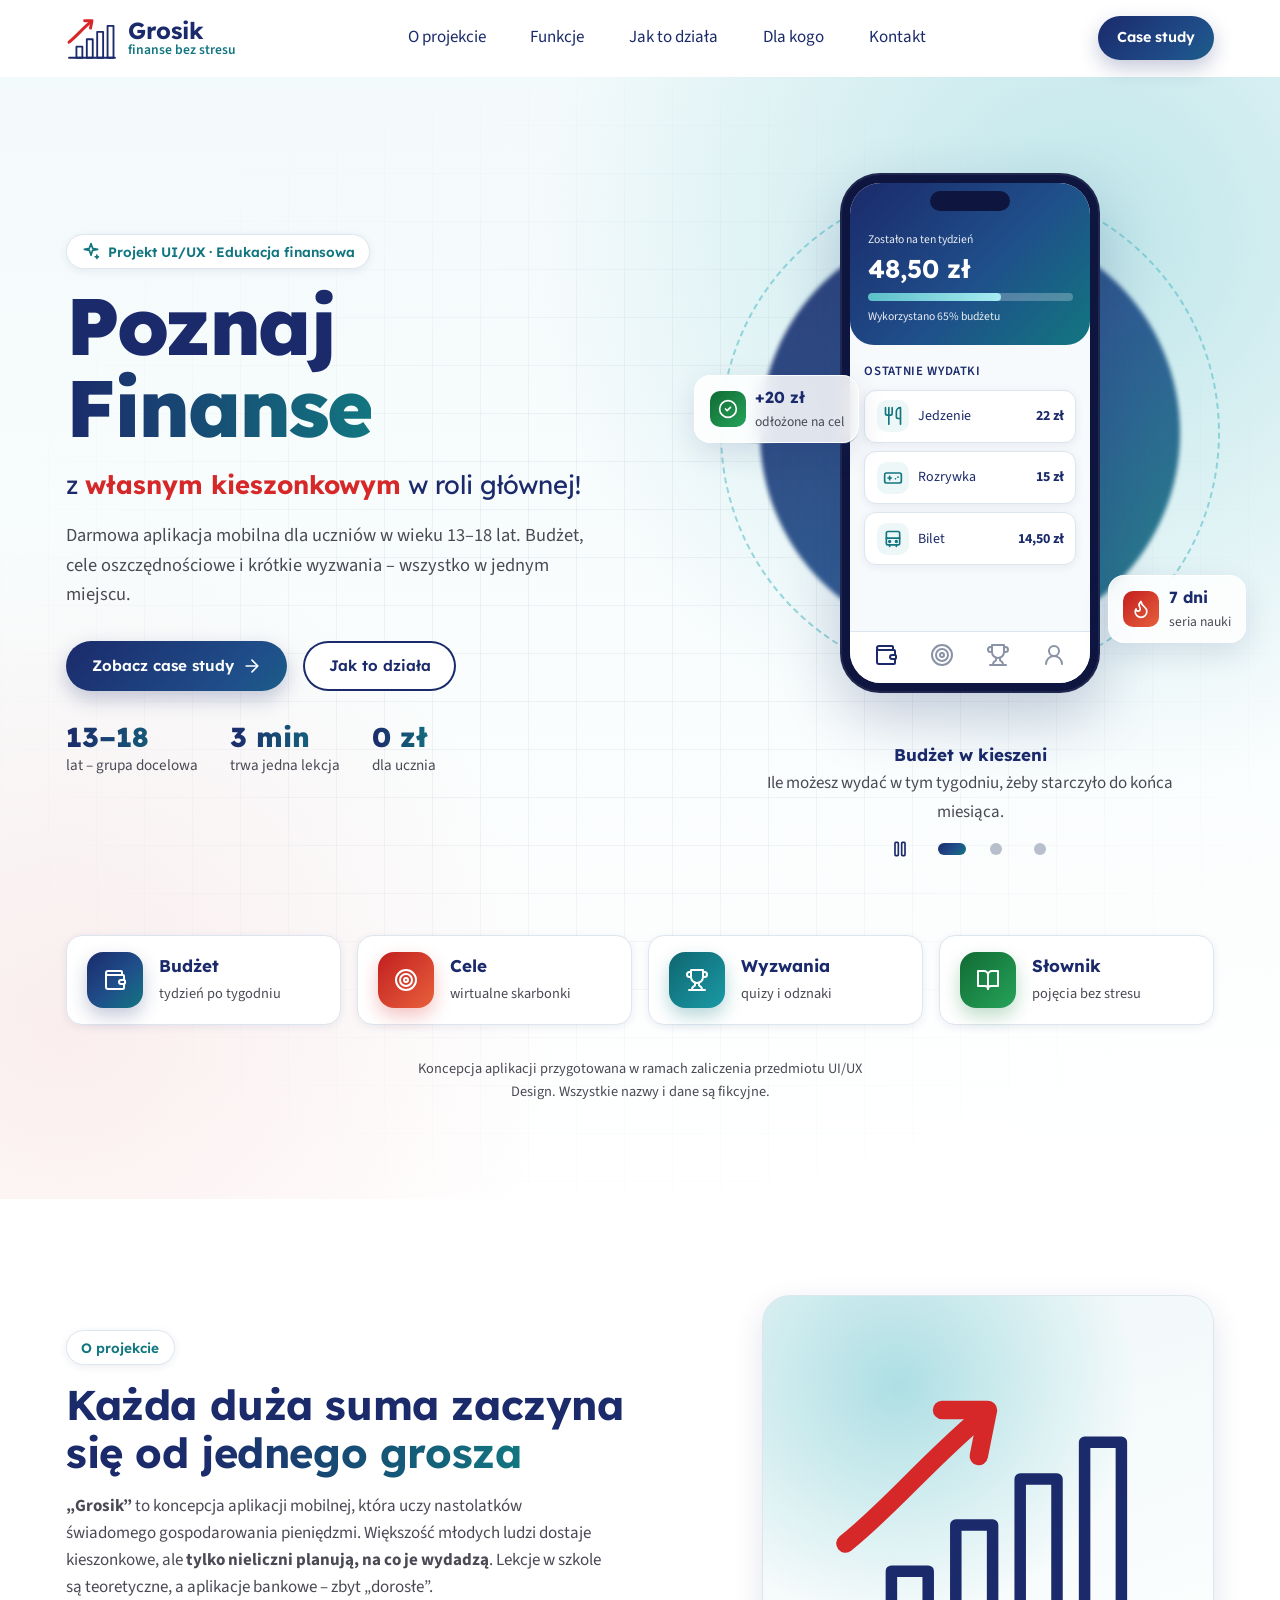
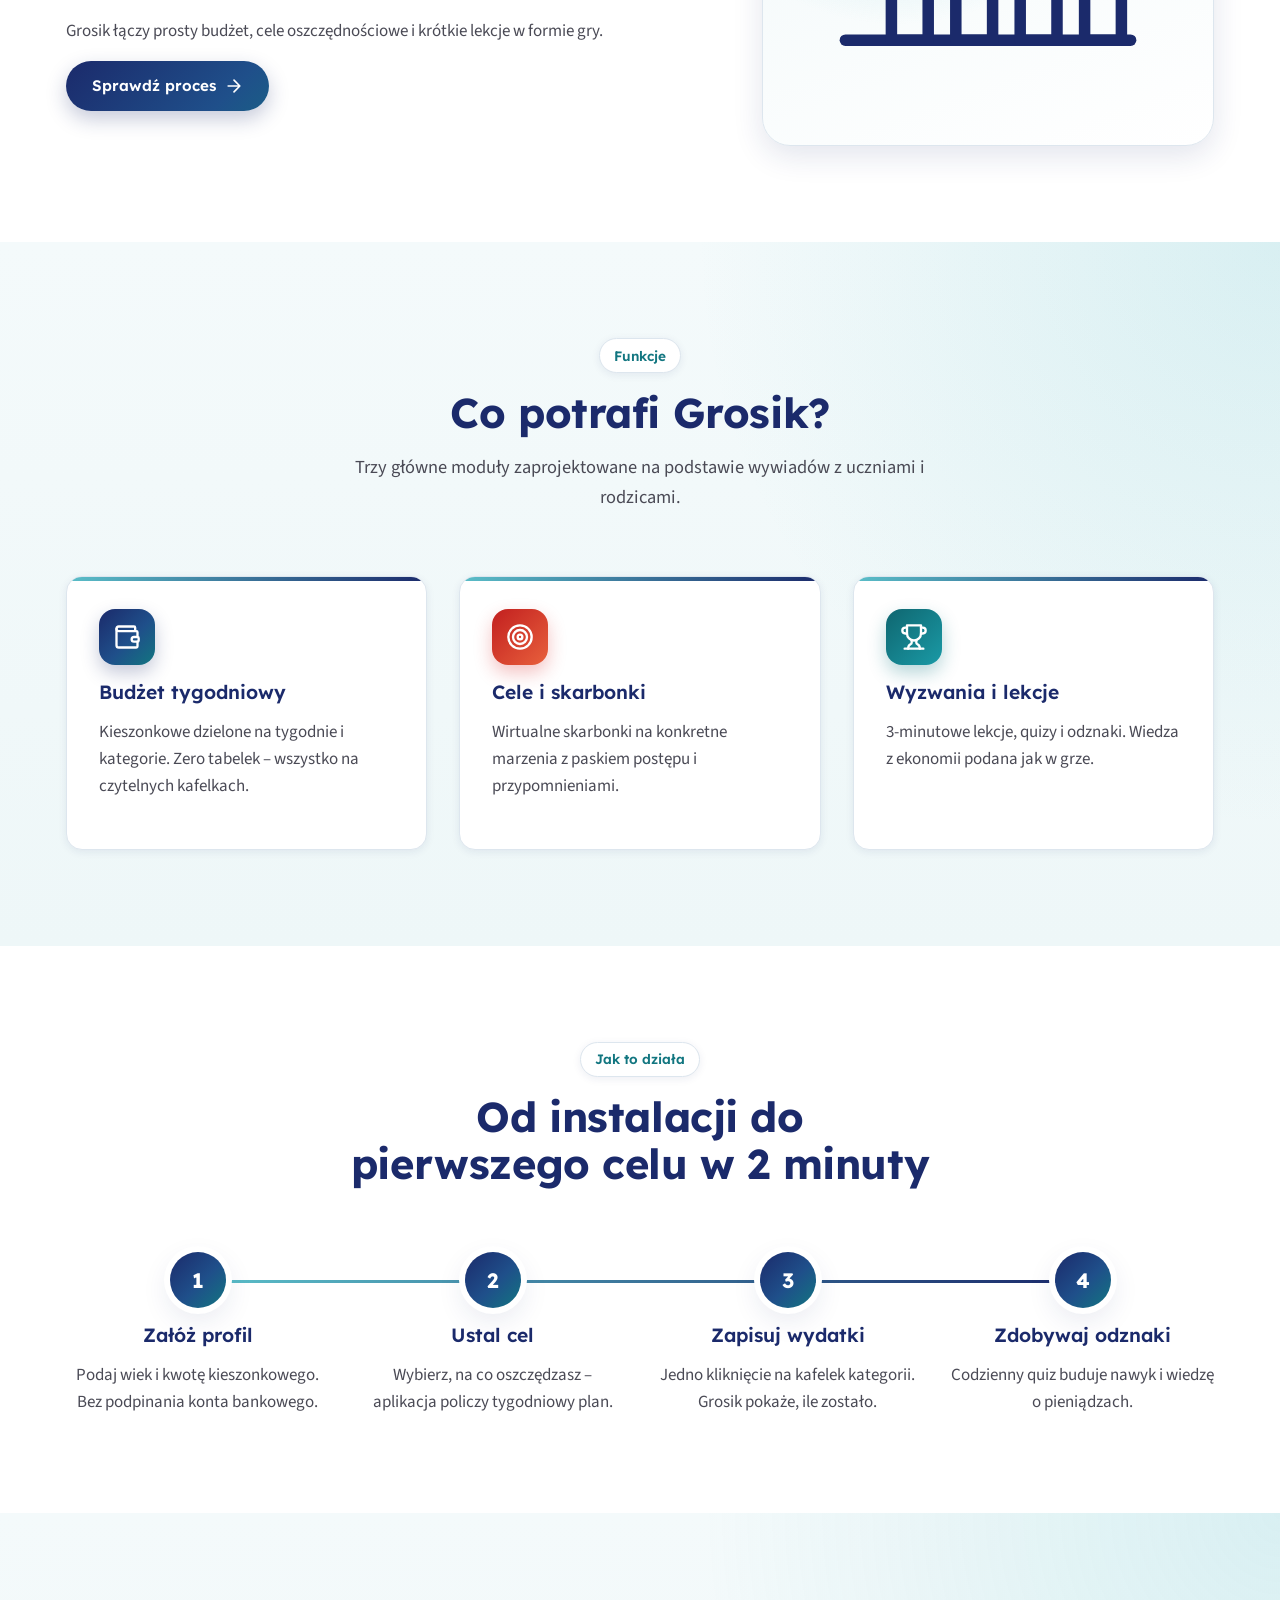
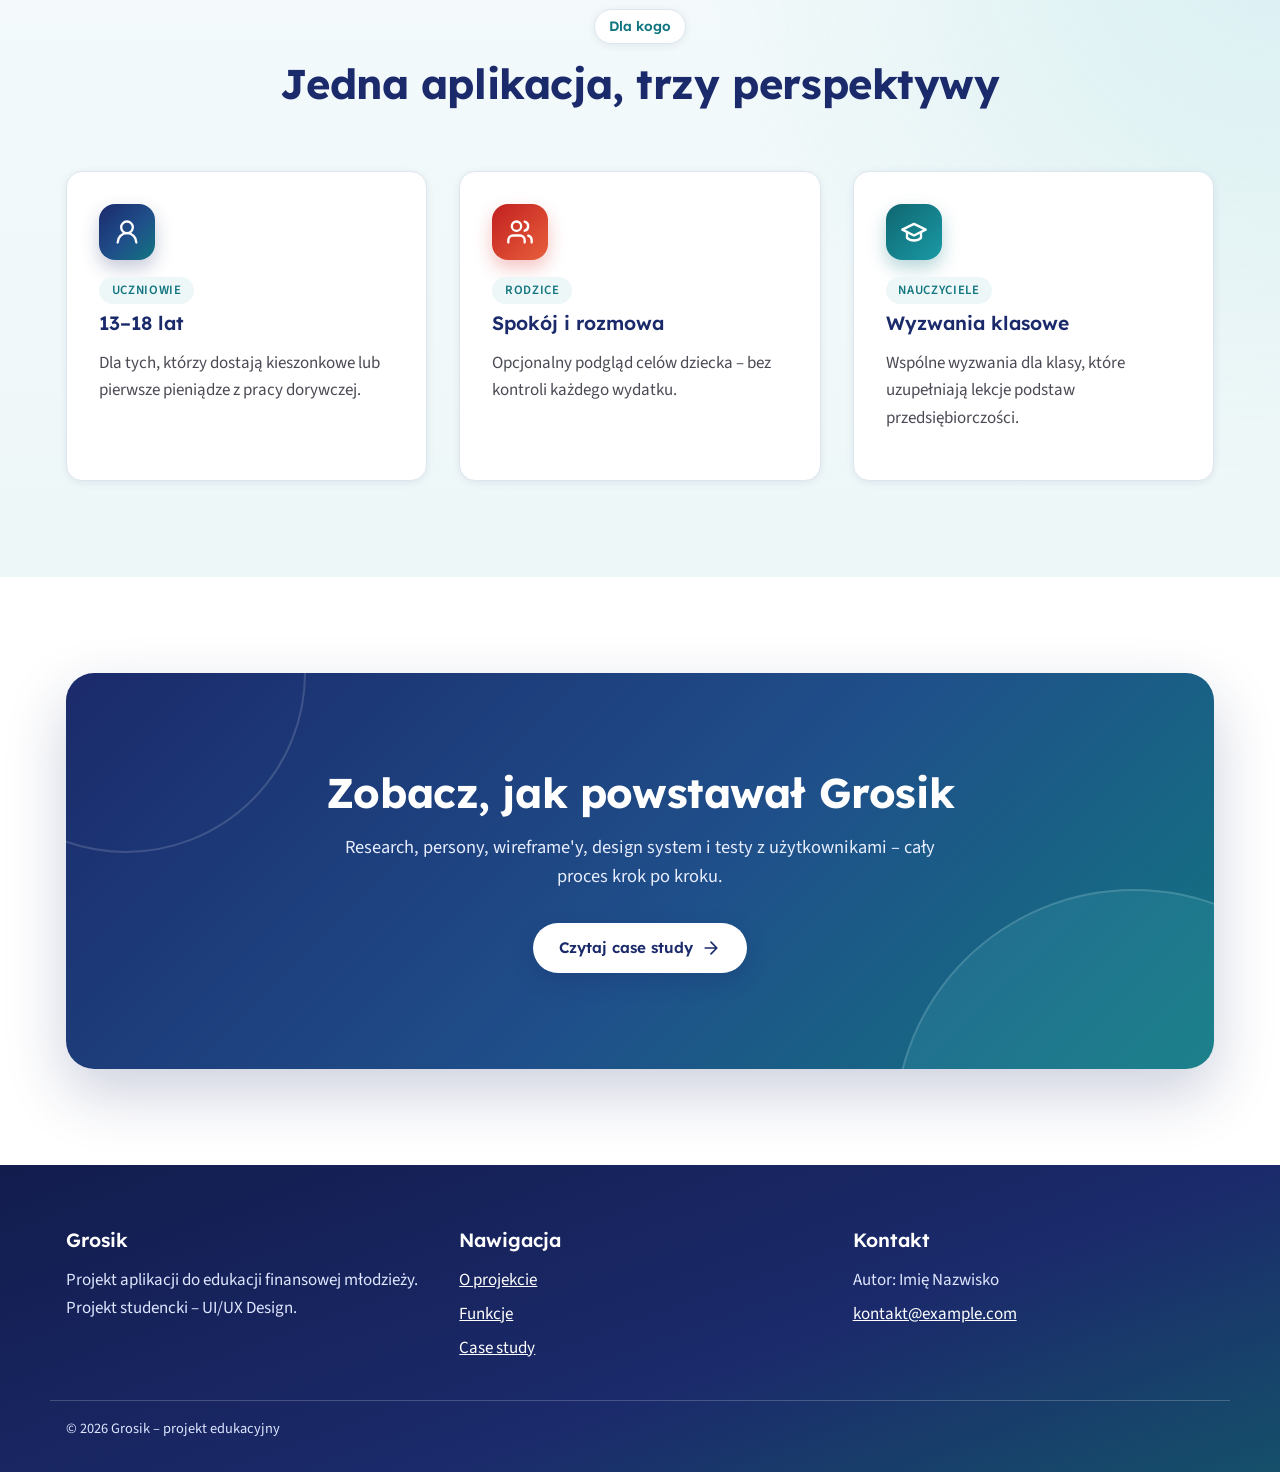
<file: index.html>
<!DOCTYPE html>
<html lang="pl">
<head>
  <meta charset="UTF-8">
  <meta name="viewport" content="width=device-width, initial-scale=1.0">
  <title>Grosik – aplikacja do nauki finansów dla młodzieży</title>
  <meta name="description" content="Grosik – aplikacja mobilna, która uczy nastolatków zarządzania kieszonkowym, oszczędzania i podstaw ekonomii.">
  <link rel="icon" href="img/logo.svg" type="image/svg+xml">
  <link rel="preconnect" href="https://fonts.googleapis.com">
  <link rel="preconnect" href="https://fonts.gstatic.com" crossorigin>
  <link href="https://fonts.googleapis.com/css2?family=Lexend:wght@400;600;700;800&family=Source+Sans+3:ital,wght@0,400;0,600;1,400&display=swap" rel="stylesheet">
  <link rel="stylesheet" href="css/style.css">
  <script>document.documentElement.classList.add("js");</script>
</head>
<body>
  <!-- Zestaw ikon SVG (styl liniowy, 24×24, stroke 2) – używane przez <use href="#..."> -->
  <svg xmlns="http://www.w3.org/2000/svg" style="display:none">
    <symbol id="i-wallet" viewBox="0 0 24 24"><path d="M19 7V4a1 1 0 0 0-1-1H5a2 2 0 0 0 0 4h15a1 1 0 0 1 1 1v4h-3a2 2 0 0 0 0 4h3a1 1 0 0 0 1-1v-2a1 1 0 0 0-1-1"/><path d="M3 5v14a2 2 0 0 0 2 2h15a1 1 0 0 0 1-1v-4"/></symbol>
    <symbol id="i-target" viewBox="0 0 24 24"><circle cx="12" cy="12" r="10"/><circle cx="12" cy="12" r="6"/><circle cx="12" cy="12" r="2"/></symbol>
    <symbol id="i-trophy" viewBox="0 0 24 24"><path d="M6 9H4.5a2.5 2.5 0 0 1 0-5H6"/><path d="M18 9h1.5a2.5 2.5 0 0 0 0-5H18"/><path d="M4 22h16"/><path d="M10 14.66V17c0 .55-.47.98-.97 1.21C7.85 18.75 7 20.24 7 22"/><path d="M14 14.66V17c0 .55.47.98.97 1.21C16.15 18.75 17 20.24 17 22"/><path d="M18 2H6v7a6 6 0 0 0 12 0V2Z"/></symbol>
    <symbol id="i-book" viewBox="0 0 24 24"><path d="M2 3h6a4 4 0 0 1 4 4v14a3 3 0 0 0-3-3H2z"/><path d="M22 3h-6a4 4 0 0 0-4 4v14a3 3 0 0 1 3-3h7z"/></symbol>
    <symbol id="i-utensils" viewBox="0 0 24 24"><path d="M3 2v7c0 1.1.9 2 2 2h4a2 2 0 0 0 2-2V2"/><path d="M7 2v20"/><path d="M21 15V2a5 5 0 0 0-5 5v6c0 1.1.9 2 2 2h3Zm0 0v7"/></symbol>
    <symbol id="i-gamepad" viewBox="0 0 24 24"><path d="M6 12h4M8 10v4M15 13h.01M18 11h.01"/><rect x="2" y="6" width="20" height="12" rx="2"/></symbol>
    <symbol id="i-bus" viewBox="0 0 24 24"><rect x="4" y="3" width="16" height="16" rx="2"/><path d="M4 11h16M8 19v2M16 19v2"/><circle cx="8" cy="15" r="1"/><circle cx="16" cy="15" r="1"/></symbol>
    <symbol id="i-headphones" viewBox="0 0 24 24"><path d="M3 14h3a2 2 0 0 1 2 2v3a2 2 0 0 1-2 2H5a2 2 0 0 1-2-2v-7a9 9 0 0 1 18 0v7a2 2 0 0 1-2 2h-1a2 2 0 0 1-2-2v-3a2 2 0 0 1 2-2h3"/></symbol>
    <symbol id="i-flame" viewBox="0 0 24 24"><path d="M8.5 14.5A2.5 2.5 0 0 0 11 12c0-1.38-.5-2-1-3-1.07-2.14-.22-4.05 2-6 .5 2.5 2 4.9 4 6.5 2 1.6 3 3.5 3 5.5a7 7 0 1 1-14 0c0-1.15.43-2.29 1-3a2.5 2.5 0 0 0 2.5 2.5z"/></symbol>
    <symbol id="i-check" viewBox="0 0 24 24"><circle cx="12" cy="12" r="10"/><path d="m9 12 2 2 4-4"/></symbol>
    <symbol id="i-user" viewBox="0 0 24 24"><circle cx="12" cy="8" r="5"/><path d="M20 21a8 8 0 0 0-16 0"/></symbol>
    <symbol id="i-users" viewBox="0 0 24 24"><path d="M16 21v-2a4 4 0 0 0-4-4H6a4 4 0 0 0-4 4v2"/><circle cx="9" cy="7" r="4"/><path d="M22 21v-2a4 4 0 0 0-3-3.87M16 3.13a4 4 0 0 1 0 7.75"/></symbol>
    <symbol id="i-school" viewBox="0 0 24 24"><path d="M22 10 12 5 2 10l10 5 10-5z"/><path d="M6 12v5c3 3 9 3 12 0v-5"/></symbol>
    <symbol id="i-sparkle" viewBox="0 0 24 24"><path d="M12 3l1.9 5.8L20 10l-6.1 1.2L12 17l-1.9-5.8L4 10l6.1-1.2z"/><path d="M19 17v4M17 19h4"/></symbol>
    <symbol id="i-trend" viewBox="0 0 24 24"><path d="M22 7l-8.5 8.5-5-5L2 17"/><path d="M16 7h6v6"/></symbol>
    <symbol id="i-menu" viewBox="0 0 24 24"><path d="M4 6h16M4 12h16M4 18h16"/></symbol>
    <symbol id="i-pause" viewBox="0 0 24 24"><rect x="6" y="4" width="4" height="16" rx="1"/><rect x="14" y="4" width="4" height="16" rx="1"/></symbol>
    <symbol id="i-play" viewBox="0 0 24 24"><path d="M6 3l14 9-14 9z"/></symbol>
    <symbol id="i-arrow" viewBox="0 0 24 24"><path d="M5 12h14M12 5l7 7-7 7"/></symbol>
  </svg>

  <a class="skip-link" href="#main">Przejdź do treści</a>

  <!-- ========== HEADER ========== -->
  <header class="header">
    <div class="container header__inner">
      <a href="index.html" class="logo" aria-label="Grosik – strona główna">
        <img src="img/logo.svg" alt="" width="52" height="43">
        <span class="logo__text">Grosik<small>finanse bez stresu</small></span>
      </a>

      <button class="nav__toggle" type="button" aria-expanded="false" aria-controls="menu" aria-label="Otwórz menu">
        <svg class="icon" aria-hidden="true"><use href="#i-menu"/></svg>
      </button>

      <nav class="nav" id="menu" aria-label="Menu główne">
        <ul>
          <li><a href="#o-projekcie">O projekcie</a></li>
          <li><a href="#funkcje">Funkcje</a></li>
          <li><a href="#jak-to-dziala">Jak to działa</a></li>
          <li><a href="#dla-kogo">Dla kogo</a></li>
          <li><a href="#kontakt">Kontakt</a></li>
        </ul>
      </nav>

      <a href="case-study.html" class="btn btn--small header__cta">Case study</a>
    </div>
  </header>

  <main id="main">
    <!-- ========== HERO ========== -->
    <section class="hero">
      <div class="container hero__grid">
        <div class="hero__content">
          <span class="eyebrow"><svg class="icon icon--sm" aria-hidden="true"><use href="#i-sparkle"/></svg>Projekt UI/UX · Edukacja finansowa</span>
          <h1 class="hero__title">Poznaj <span class="gradient-text">Finanse</span></h1>
          <p class="hero__sub">z <strong class="highlight">własnym kieszonkowym</strong> w roli głównej!</p>
          <p class="hero__lead">
            Darmowa aplikacja mobilna dla uczniów w wieku 13–18 lat.
            Budżet, cele oszczędnościowe i krótkie wyzwania – wszystko w jednym miejscu.
          </p>
          <div class="hero__actions">
            <a href="case-study.html" class="btn">Zobacz case study <svg class="icon icon--sm" aria-hidden="true"><use href="#i-arrow"/></svg></a>
            <a href="#jak-to-dziala" class="btn btn--ghost">Jak to działa</a>
          </div>
          <ul class="stats">
            <li><strong>13–18</strong><span>lat – grupa docelowa</span></li>
            <li><strong>3 min</strong><span>trwa jedna lekcja</span></li>
            <li><strong>0 zł</strong><span>dla ucznia</span></li>
          </ul>
        </div>

        <!-- Telefon ze sliderem ekranów -->
        <section class="showcase slider" aria-roledescription="karuzela" aria-label="Ekrany aplikacji">
          <div class="showcase__stage">
            <div class="phone">
              <div class="slide" aria-roledescription="slajd" aria-label="1 z 3"
                   data-title="Budżet w kieszeni" data-text="Ile możesz wydać w tym tygodniu, żeby starczyło do końca miesiąca.">
                <div class="phone__screen">
                  <div class="screen__header">
                    <small>Zostało na ten tydzień</small>
                    <p class="screen__big">48,50 zł</p>
                    <div class="progress" style="--fill: 65%"></div>
                    <small>Wykorzystano 65% budżetu</small>
                  </div>
                  <div class="screen__body">
                    <p class="screen__label">Ostatnie wydatki</p>
                    <div class="phone__tile"><span class="tile__icon"><svg class="icon icon--sm" aria-hidden="true"><use href="#i-utensils"/></svg></span>Jedzenie<b>22 zł</b></div>
                    <div class="phone__tile"><span class="tile__icon"><svg class="icon icon--sm" aria-hidden="true"><use href="#i-gamepad"/></svg></span>Rozrywka<b>15 zł</b></div>
                    <div class="phone__tile"><span class="tile__icon"><svg class="icon icon--sm" aria-hidden="true"><use href="#i-bus"/></svg></span>Bilet<b>14,50 zł</b></div>
                  </div>
                  <div class="phone__tabbar" aria-hidden="true">
                    <svg class="icon is-active"><use href="#i-wallet"/></svg>
                    <svg class="icon"><use href="#i-target"/></svg>
                    <svg class="icon"><use href="#i-trophy"/></svg>
                    <svg class="icon"><use href="#i-user"/></svg>
                  </div>
                </div>
              </div>

              <div class="slide" aria-roledescription="slajd" aria-label="2 z 3"
                   data-title="Cele oszczędnościowe" data-text="Duży cel rozbity na małe, tygodniowe kroki.">
                <div class="phone__screen">
                  <div class="screen__header">
                    <small>Twój cel</small>
                    <p class="screen__big"><svg class="icon" aria-hidden="true"><use href="#i-headphones"/></svg>Słuchawki</p>
                    <div class="progress" style="--fill: 60%"></div>
                    <small>180 z 300 zł</small>
                  </div>
                  <div class="screen__body">
                    <p class="screen__label">Plan</p>
                    <div class="phone__tile"><span class="tile__icon"><svg class="icon icon--sm" aria-hidden="true"><use href="#i-trend"/></svg></span>Odkładaj<b>20 zł / tydz.</b></div>
                    <div class="phone__tile phone__tile--correct">Cel osiągniesz za 6 tygodni<svg class="icon icon--sm" aria-hidden="true"><use href="#i-check"/></svg></div>
                  </div>
                  <div class="phone__tabbar" aria-hidden="true">
                    <svg class="icon"><use href="#i-wallet"/></svg>
                    <svg class="icon is-active"><use href="#i-target"/></svg>
                    <svg class="icon"><use href="#i-trophy"/></svg>
                    <svg class="icon"><use href="#i-user"/></svg>
                  </div>
                </div>
              </div>

              <div class="slide" aria-roledescription="slajd" aria-label="3 z 3"
                   data-title="Wyzwania i quizy" data-text="3-minutowe lekcje o inflacji, procentach i reklamach. Za każdą – odznaka.">
                <div class="phone__screen">
                  <div class="screen__header">
                    <small>Quiz dnia</small>
                    <p class="screen__big">Co to jest inflacja?</p>
                  </div>
                  <div class="screen__body">
                    <div class="phone__tile phone__tile--correct">A. Wzrost cen w czasie<svg class="icon icon--sm" aria-hidden="true"><use href="#i-check"/></svg></div>
                    <div class="phone__tile">B. Rodzaj konta</div>
                    <div class="phone__tile">C. Podatek od zakupów</div>
                    <p class="phone__streak"><svg class="icon icon--sm" aria-hidden="true"><use href="#i-flame"/></svg>Seria: 7 dni</p>
                  </div>
                  <div class="phone__tabbar" aria-hidden="true">
                    <svg class="icon"><use href="#i-wallet"/></svg>
                    <svg class="icon"><use href="#i-target"/></svg>
                    <svg class="icon is-active"><use href="#i-trophy"/></svg>
                    <svg class="icon"><use href="#i-user"/></svg>
                  </div>
                </div>
              </div>
            </div>

            <div class="float-badge float-badge--top" aria-hidden="true">
              <span class="icon-badge icon-badge--green"><svg class="icon icon--sm"><use href="#i-check"/></svg></span>
              <div><strong>+20 zł</strong>odłożone na cel</div>
            </div>
            <div class="float-badge float-badge--bottom" aria-hidden="true">
              <span class="icon-badge icon-badge--red"><svg class="icon icon--sm"><use href="#i-flame"/></svg></span>
              <div><strong>7 dni</strong>seria nauki</div>
            </div>
          </div>

          <p class="slider__caption"></p>
          <div class="slider__controls">
            <button class="slider__pause" type="button" aria-pressed="false" aria-label="Zatrzymaj automatyczne przewijanie">
              <svg class="icon icon--sm" aria-hidden="true"><use href="#i-pause"/></svg>
            </button>
            <div class="slider__dots"></div>
          </div>
        </section>
      </div>

      <div class="container">
        <div class="modules">
          <div class="card card--hover module reveal">
            <span class="icon-badge"><svg class="icon" aria-hidden="true"><use href="#i-wallet"/></svg></span>
            <div><strong>Budżet</strong><span>tydzień po tygodniu</span></div>
          </div>
          <div class="card card--hover module reveal">
            <span class="icon-badge icon-badge--red"><svg class="icon" aria-hidden="true"><use href="#i-target"/></svg></span>
            <div><strong>Cele</strong><span>wirtualne skarbonki</span></div>
          </div>
          <div class="card card--hover module reveal">
            <span class="icon-badge icon-badge--teal"><svg class="icon" aria-hidden="true"><use href="#i-trophy"/></svg></span>
            <div><strong>Wyzwania</strong><span>quizy i odznaki</span></div>
          </div>
          <div class="card card--hover module reveal">
            <span class="icon-badge icon-badge--green"><svg class="icon" aria-hidden="true"><use href="#i-book"/></svg></span>
            <div><strong>Słownik</strong><span>pojęcia bez stresu</span></div>
          </div>
        </div>
        <p class="hero__note">Koncepcja aplikacji przygotowana w ramach zaliczenia przedmiotu UI/UX Design. Wszystkie nazwy i dane są fikcyjne.</p>
      </div>
    </section>

    <!-- ========== O PROJEKCIE ========== -->
    <section class="section" id="o-projekcie">
      <div class="container about">
        <div class="reveal">
          <span class="eyebrow">O projekcie</span>
          <h2>Każda duża suma zaczyna się od <span class="gradient-text">jednego grosza</span></h2>
          <p>
            <strong>„Grosik”</strong> to koncepcja aplikacji mobilnej, która uczy nastolatków
            świadomego gospodarowania pieniędzmi. Większość młodych ludzi dostaje kieszonkowe,
            ale <strong>tylko nieliczni planują, na co je wydadzą</strong>.
            Lekcje w szkole są teoretyczne, a aplikacje bankowe – zbyt „dorosłe”.
          </p>
          <p>Grosik łączy prosty budżet, cele oszczędnościowe i krótkie lekcje w formie gry.</p>
          <a href="case-study.html" class="btn">Sprawdź proces <svg class="icon icon--sm" aria-hidden="true"><use href="#i-arrow"/></svg></a>
        </div>
        <div class="about__visual reveal" aria-hidden="true">
          <img src="img/logo.svg" alt="" width="260" height="215">
        </div>
      </div>
    </section>

    <!-- ========== FUNKCJE ========== -->
    <section class="section section--soft" id="funkcje">
      <div class="container">
        <div class="section__head reveal">
          <span class="eyebrow">Funkcje</span>
          <h2>Co potrafi Grosik?</h2>
          <p>Trzy główne moduły zaprojektowane na podstawie wywiadów z uczniami i rodzicami.</p>
        </div>
        <div class="grid-3">
          <article class="card card--hover card--accent reveal">
            <span class="icon-badge"><svg class="icon icon--lg" aria-hidden="true"><use href="#i-wallet"/></svg></span>
            <h3>Budżet tygodniowy</h3>
            <p>Kieszonkowe dzielone na tygodnie i kategorie. Zero tabelek – wszystko na czytelnych kafelkach.</p>
          </article>
          <article class="card card--hover card--accent reveal">
            <span class="icon-badge icon-badge--red"><svg class="icon icon--lg" aria-hidden="true"><use href="#i-target"/></svg></span>
            <h3>Cele i skarbonki</h3>
            <p>Wirtualne skarbonki na konkretne marzenia z paskiem postępu i przypomnieniami.</p>
          </article>
          <article class="card card--hover card--accent reveal">
            <span class="icon-badge icon-badge--teal"><svg class="icon icon--lg" aria-hidden="true"><use href="#i-trophy"/></svg></span>
            <h3>Wyzwania i lekcje</h3>
            <p>3-minutowe lekcje, quizy i odznaki. Wiedza z ekonomii podana jak w grze.</p>
          </article>
        </div>
      </div>
    </section>

    <!-- ========== JAK TO DZIAŁA ========== -->
    <section class="section" id="jak-to-dziala">
      <div class="container">
        <div class="section__head reveal">
          <span class="eyebrow">Jak to działa</span>
          <h2>Od instalacji do pierwszego celu w 2 minuty</h2>
        </div>
        <ol class="steps reveal">
          <li><h3>Załóż profil</h3><p>Podaj wiek i kwotę kieszonkowego. Bez podpinania konta bankowego.</p></li>
          <li><h3>Ustal cel</h3><p>Wybierz, na co oszczędzasz – aplikacja policzy tygodniowy plan.</p></li>
          <li><h3>Zapisuj wydatki</h3><p>Jedno kliknięcie na kafelek kategorii. Grosik pokaże, ile zostało.</p></li>
          <li><h3>Zdobywaj odznaki</h3><p>Codzienny quiz buduje nawyk i wiedzę o pieniądzach.</p></li>
        </ol>
      </div>
    </section>

    <!-- ========== DLA KOGO ========== -->
    <section class="section section--soft" id="dla-kogo">
      <div class="container">
        <div class="section__head reveal">
          <span class="eyebrow">Dla kogo</span>
          <h2>Jedna aplikacja, trzy perspektywy</h2>
        </div>
        <div class="grid-3">
          <article class="card card--hover reveal">
            <span class="icon-badge"><svg class="icon icon--lg" aria-hidden="true"><use href="#i-user"/></svg></span>
            <span class="tag">Uczniowie</span>
            <h3>13–18 lat</h3>
            <p>Dla tych, którzy dostają kieszonkowe lub pierwsze pieniądze z pracy dorywczej.</p>
          </article>
          <article class="card card--hover reveal">
            <span class="icon-badge icon-badge--red"><svg class="icon icon--lg" aria-hidden="true"><use href="#i-users"/></svg></span>
            <span class="tag">Rodzice</span>
            <h3>Spokój i rozmowa</h3>
            <p>Opcjonalny podgląd celów dziecka – bez kontroli każdego wydatku.</p>
          </article>
          <article class="card card--hover reveal">
            <span class="icon-badge icon-badge--teal"><svg class="icon icon--lg" aria-hidden="true"><use href="#i-school"/></svg></span>
            <span class="tag">Nauczyciele</span>
            <h3>Wyzwania klasowe</h3>
            <p>Wspólne wyzwania dla klasy, które uzupełniają lekcje podstaw przedsiębiorczości.</p>
          </article>
        </div>
      </div>
    </section>

    <!-- ========== CTA ========== -->
    <section class="section">
      <div class="container">
        <div class="cta reveal">
          <h2>Zobacz, jak powstawał Grosik</h2>
          <p>Research, persony, wireframe'y, design system i testy z użytkownikami – cały proces krok po kroku.</p>
          <a href="case-study.html" class="btn btn--light">Czytaj case study <svg class="icon icon--sm" aria-hidden="true"><use href="#i-arrow"/></svg></a>
        </div>
      </div>
    </section>
  </main>

  <!-- ========== FOOTER ========== -->
  <footer class="footer" id="kontakt">
    <div class="container grid-3">
      <div>
        <h3>Grosik</h3>
        <p>Projekt aplikacji do edukacji finansowej młodzieży. Projekt studencki – UI/UX Design.</p>
      </div>
      <div>
        <h3>Nawigacja</h3>
        <ul>
          <li><a href="#o-projekcie">O projekcie</a></li>
          <li><a href="#funkcje">Funkcje</a></li>
          <li><a href="case-study.html">Case study</a></li>
        </ul>
      </div>
      <div>
        <h3>Kontakt</h3>
        <ul>
          <li>Autor: <!-- TODO: wpisz imię i nazwisko --> Imię Nazwisko</li>
          <li><a href="mailto:kontakt@example.com">kontakt@example.com</a></li>
        </ul>
      </div>
    </div>
    <div class="container footer__bottom">
      © <span id="year">2026</span> Grosik – projekt edukacyjny
    </div>
  </footer>

  <script src="js/main.js"></script>
</body>
</html>
</file>
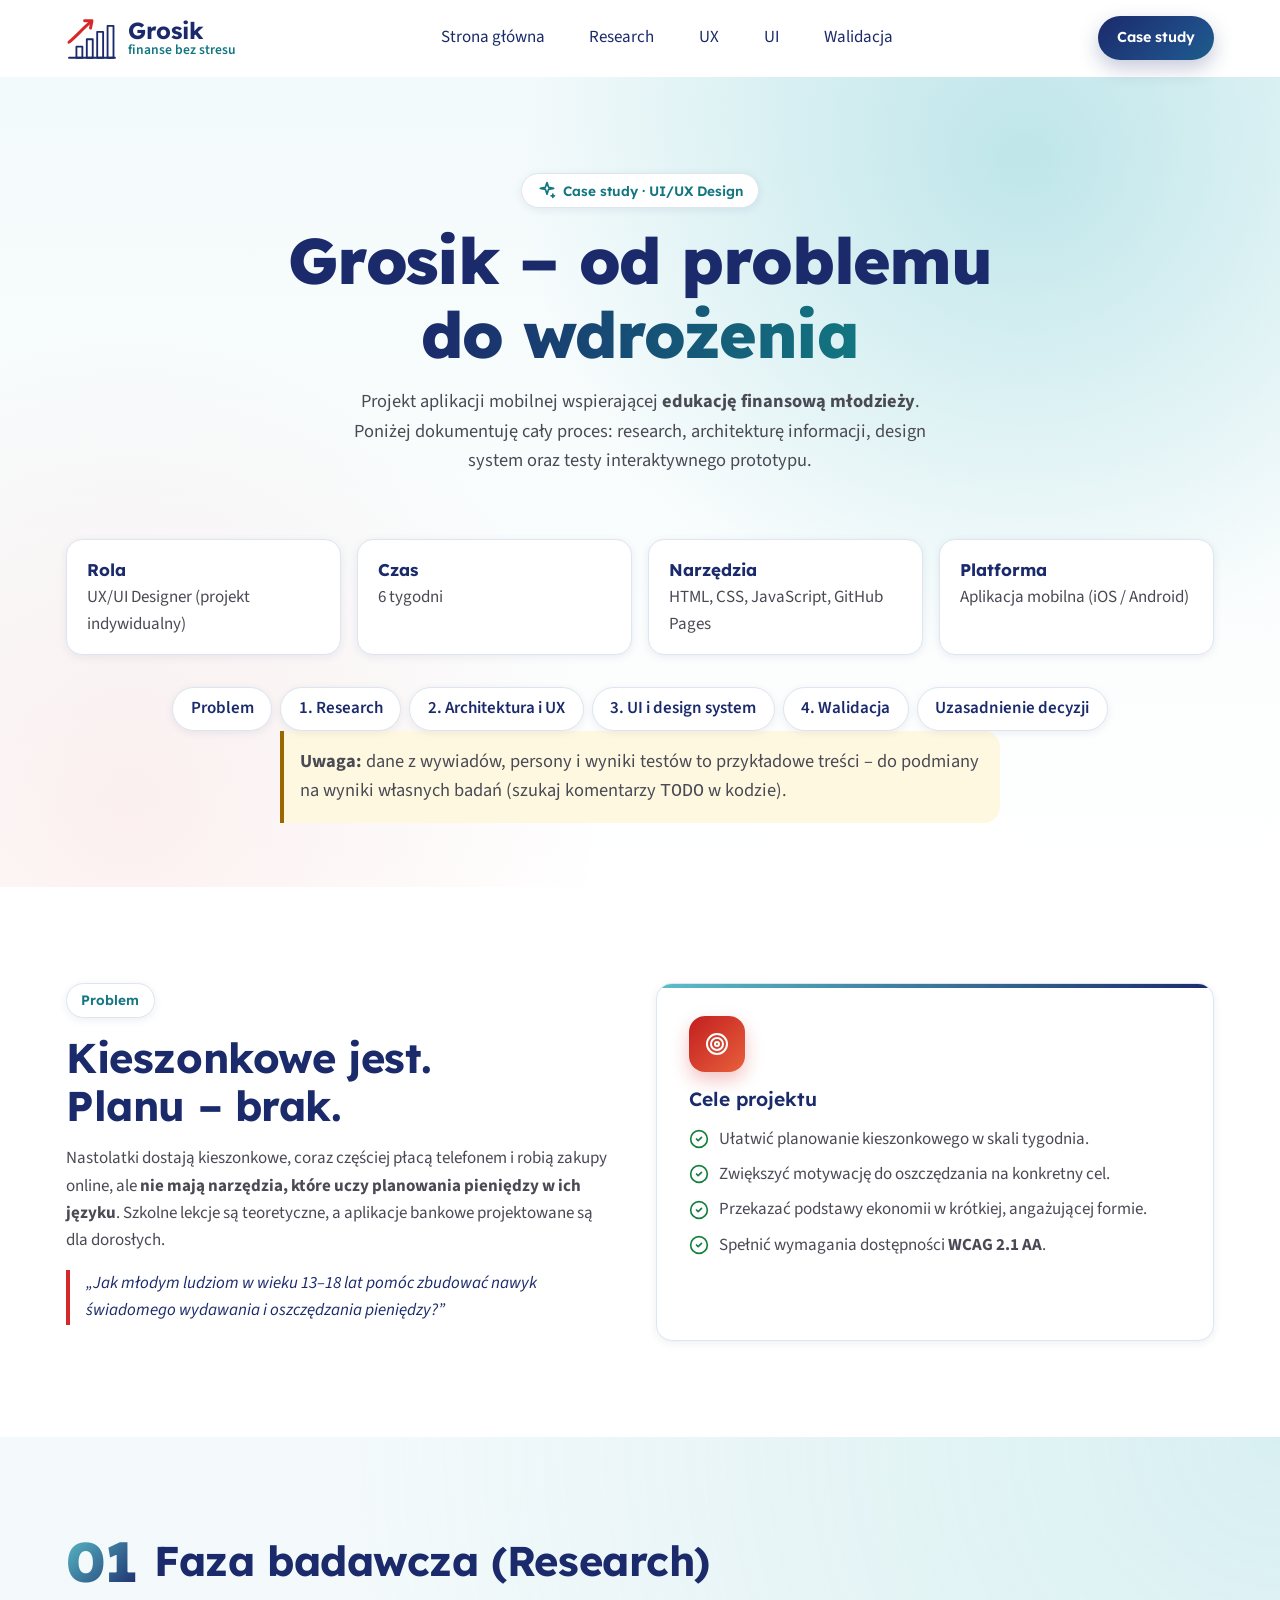
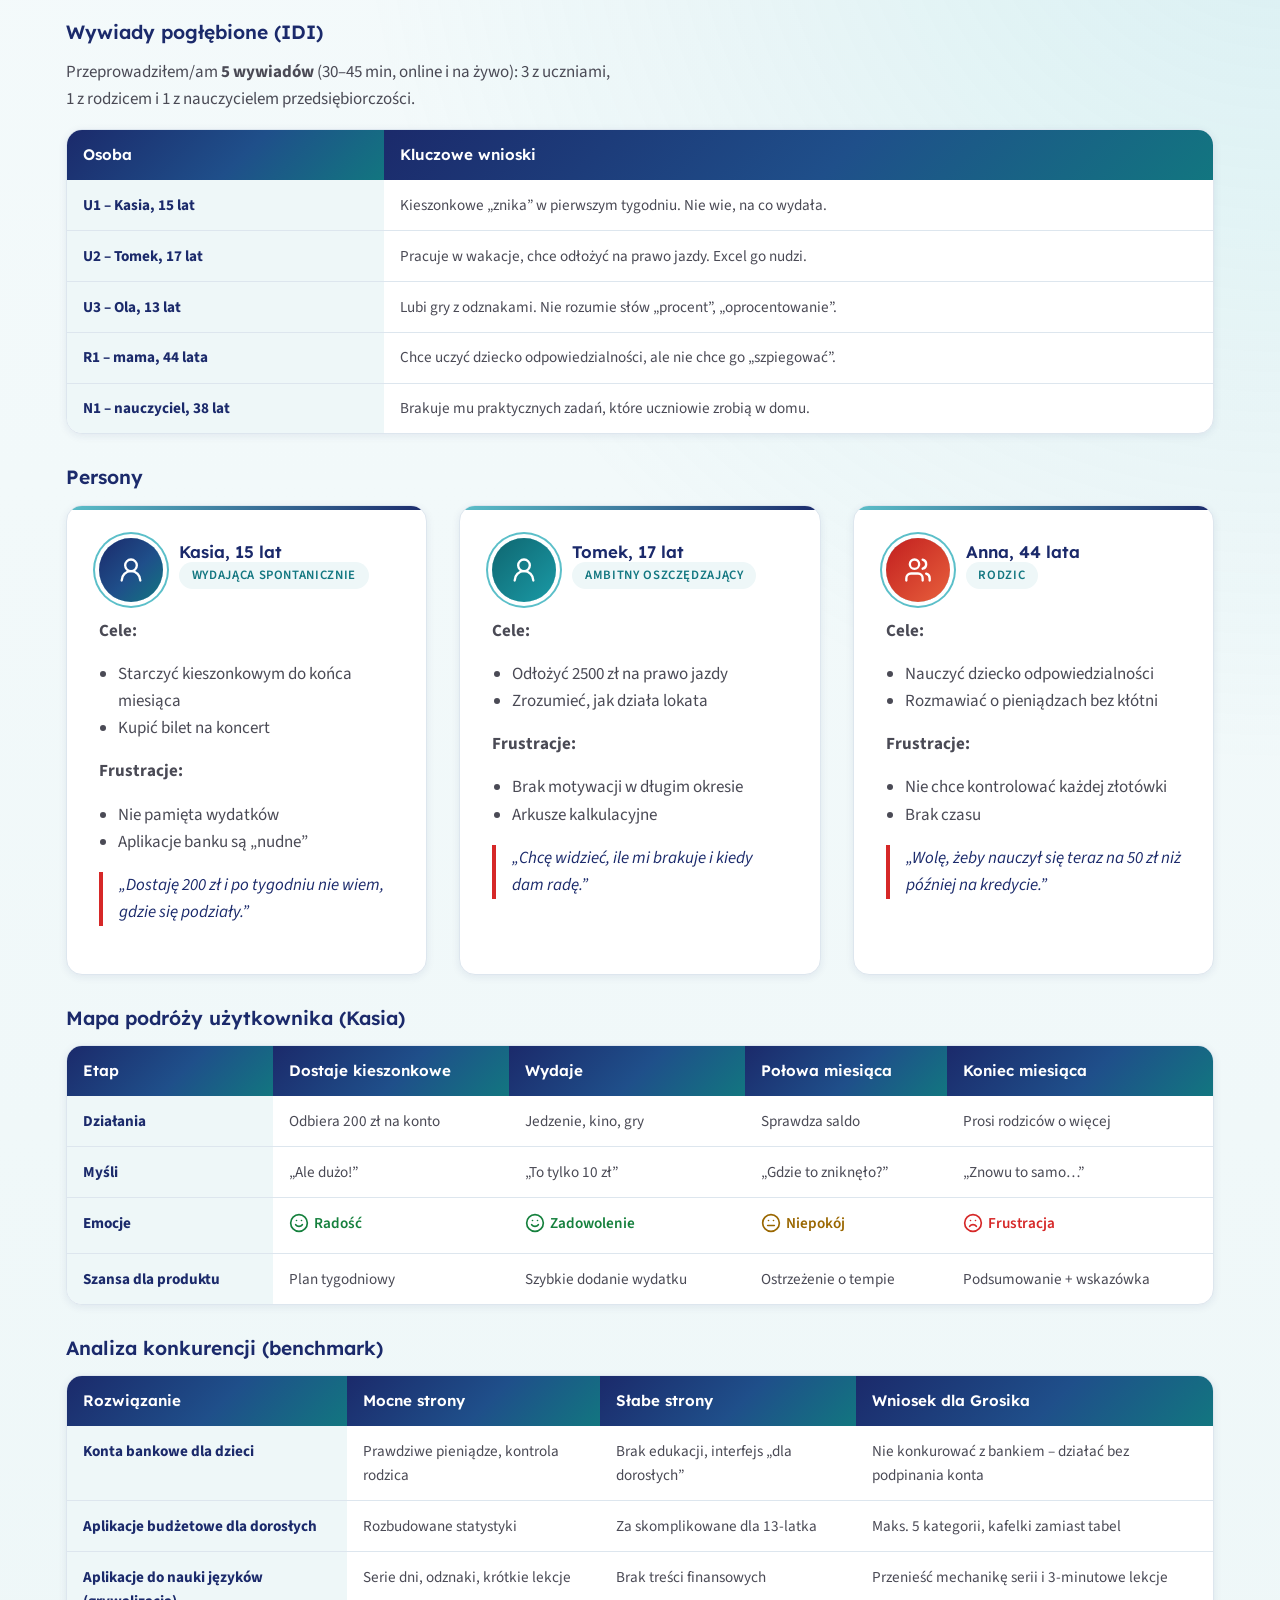
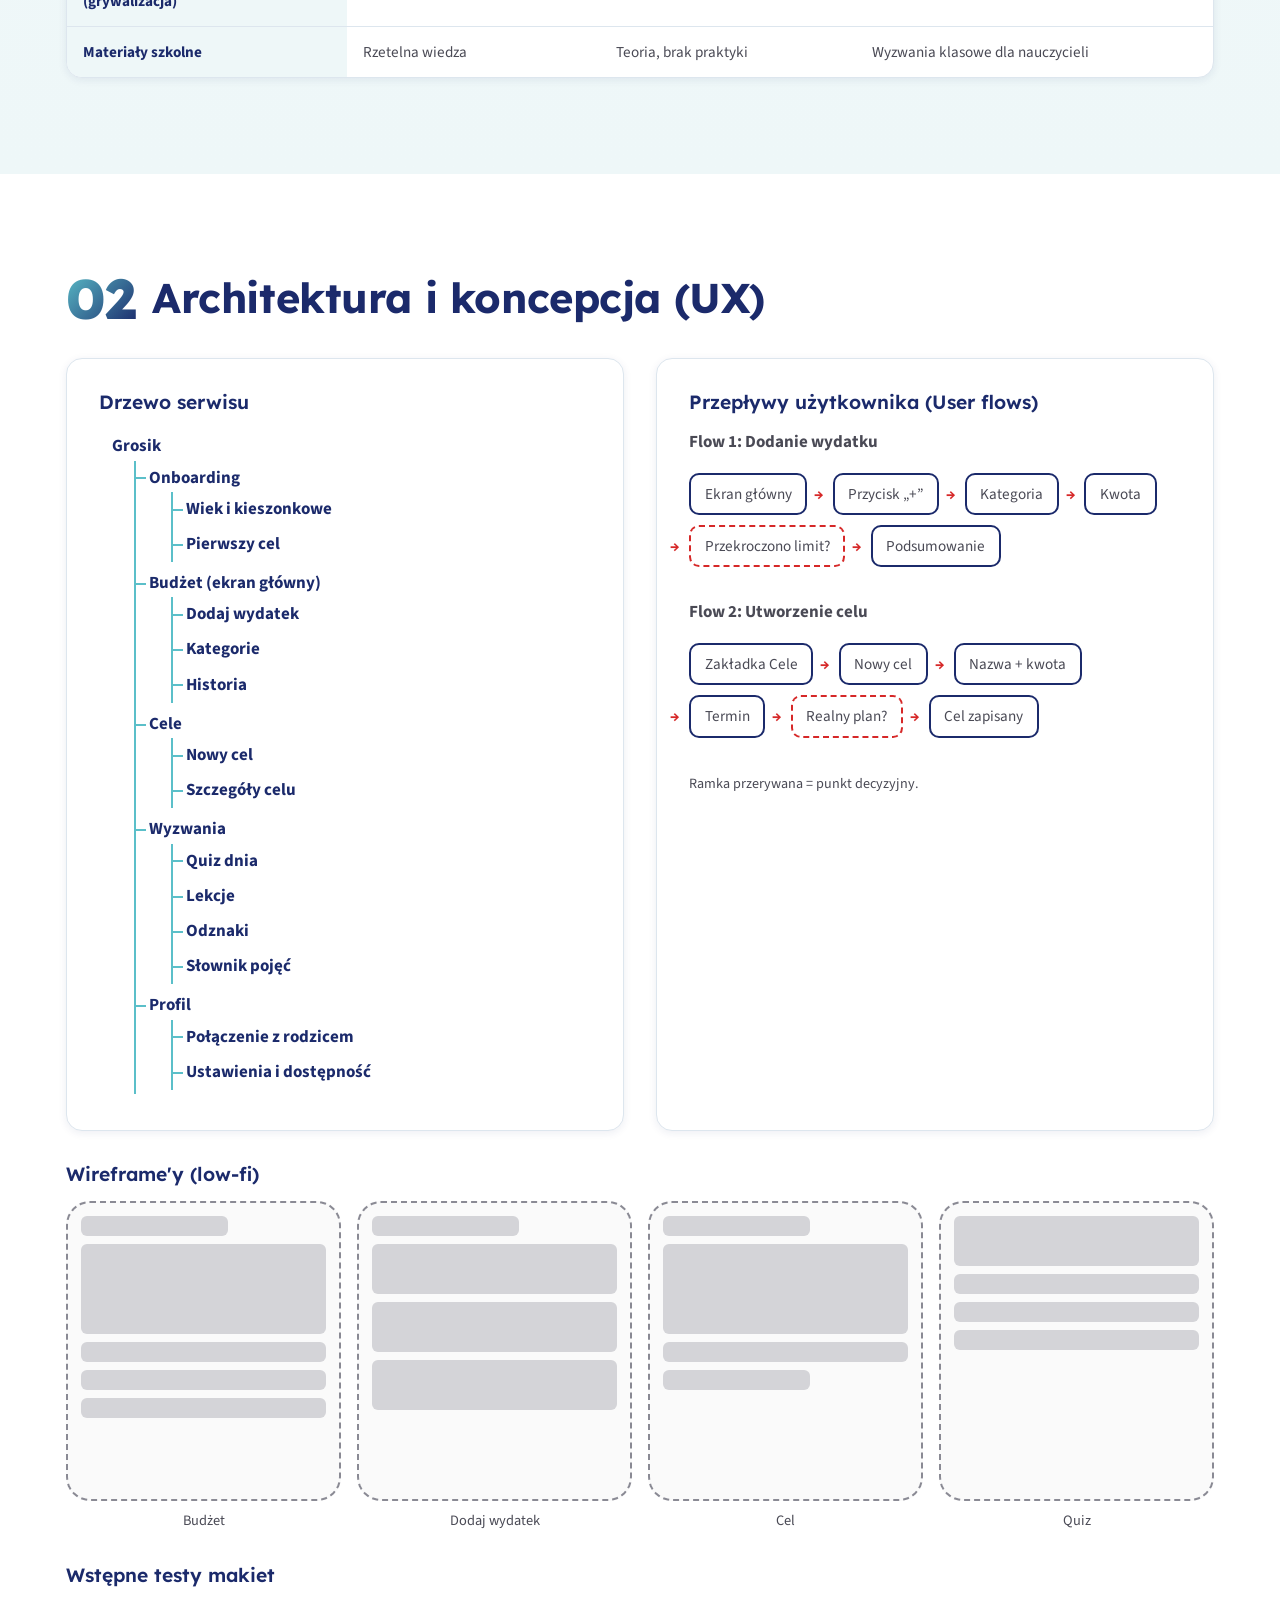
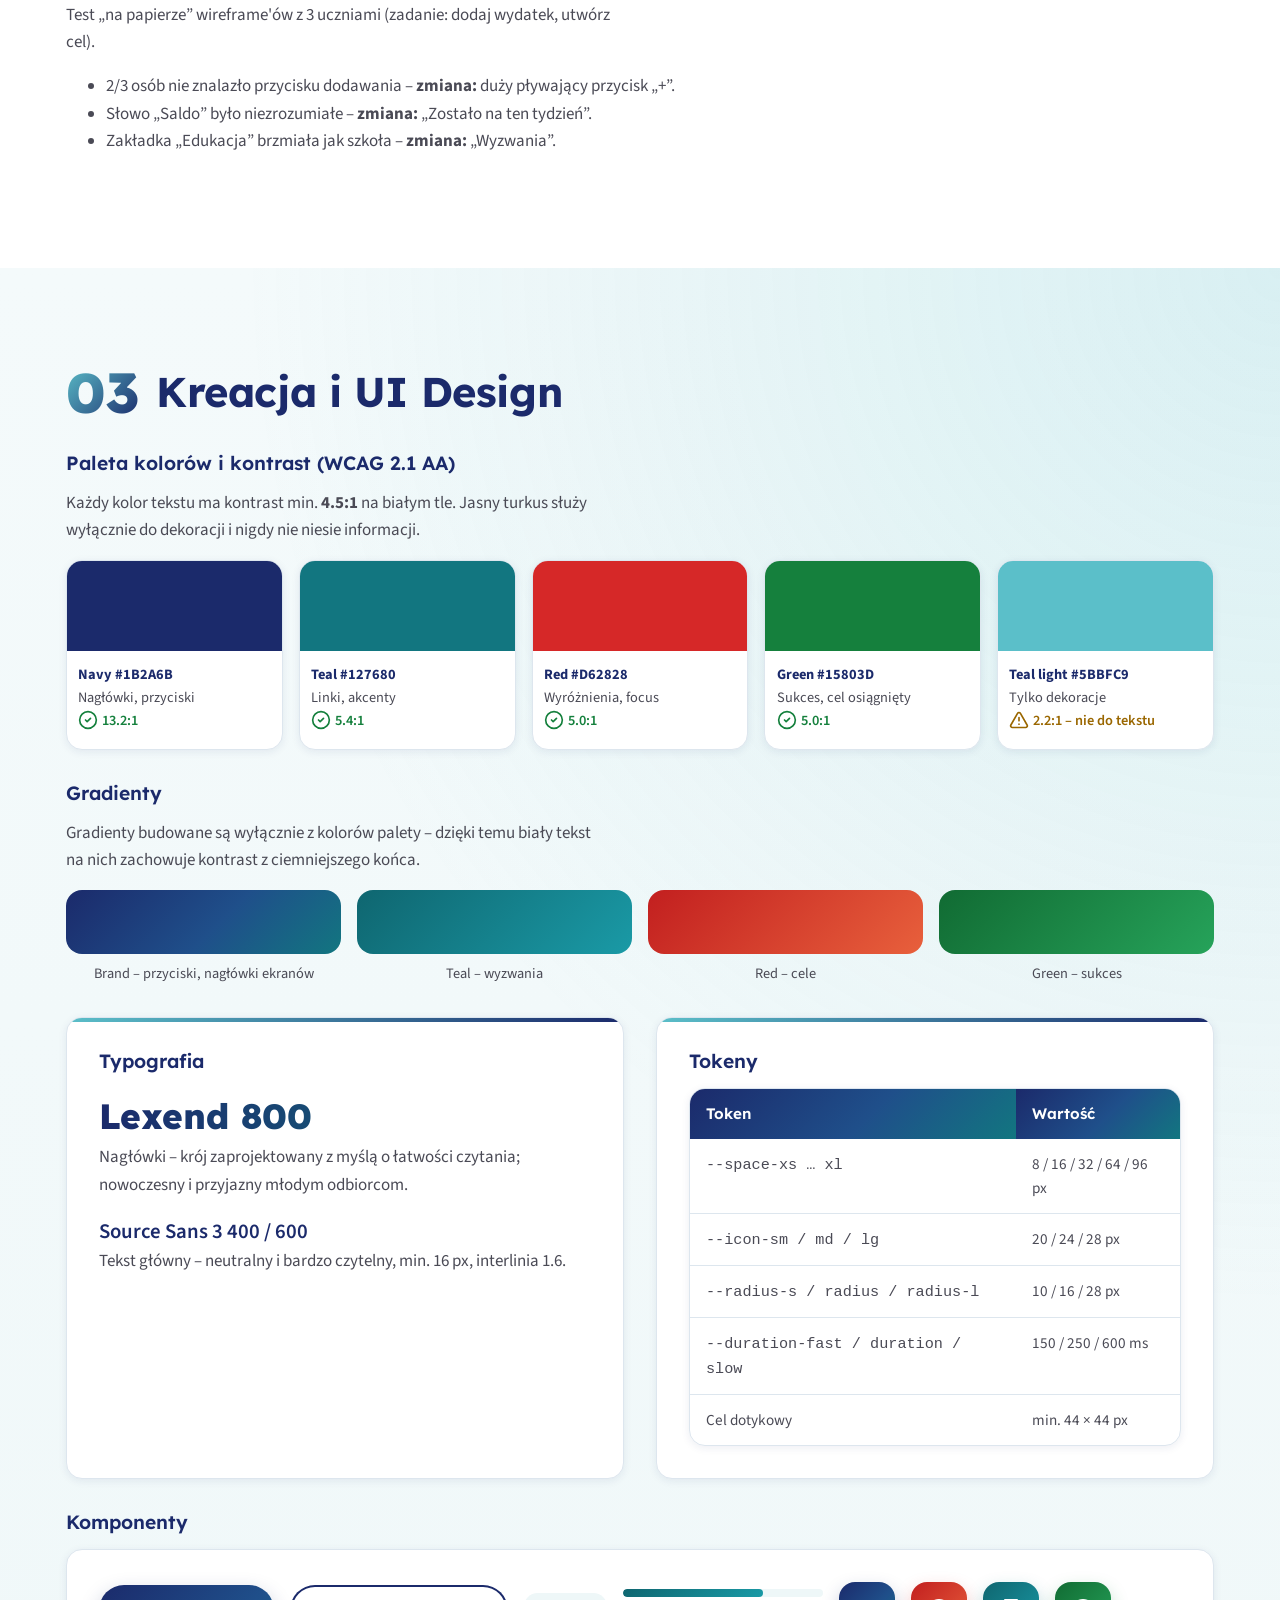
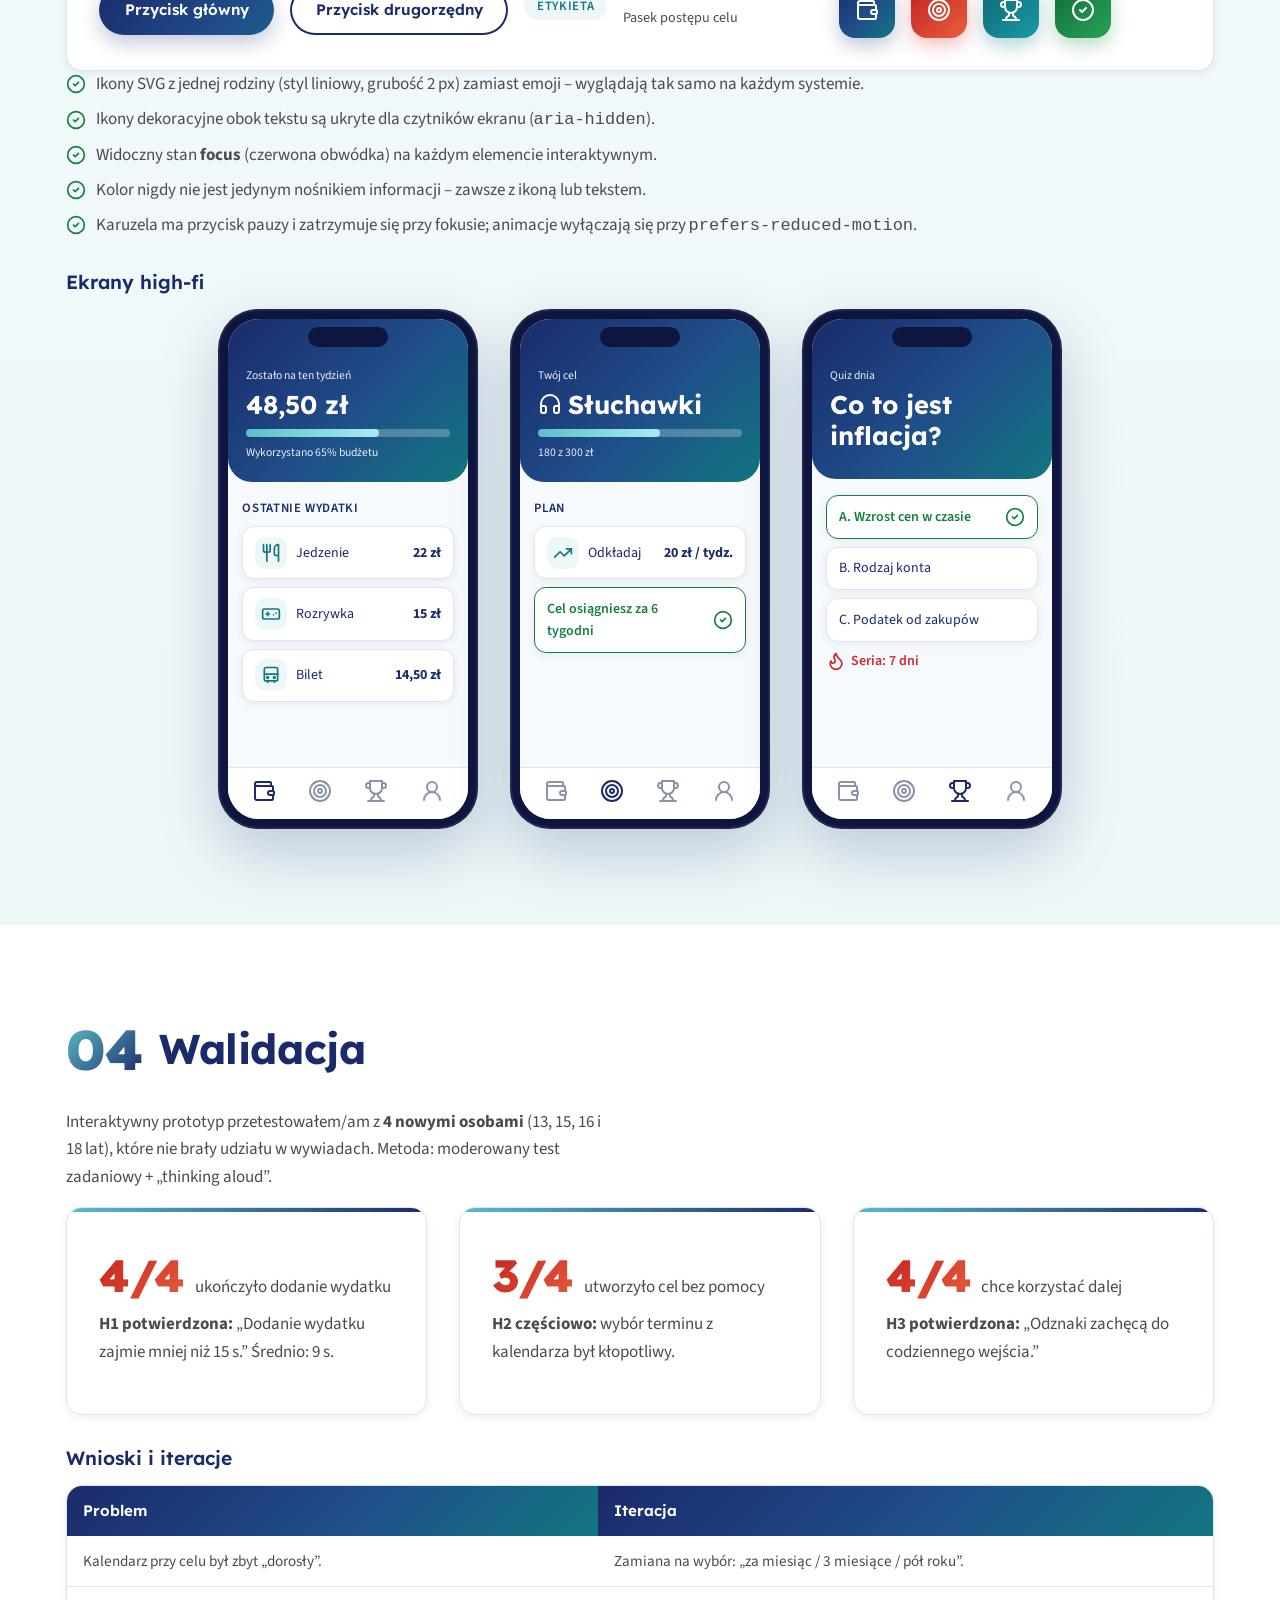
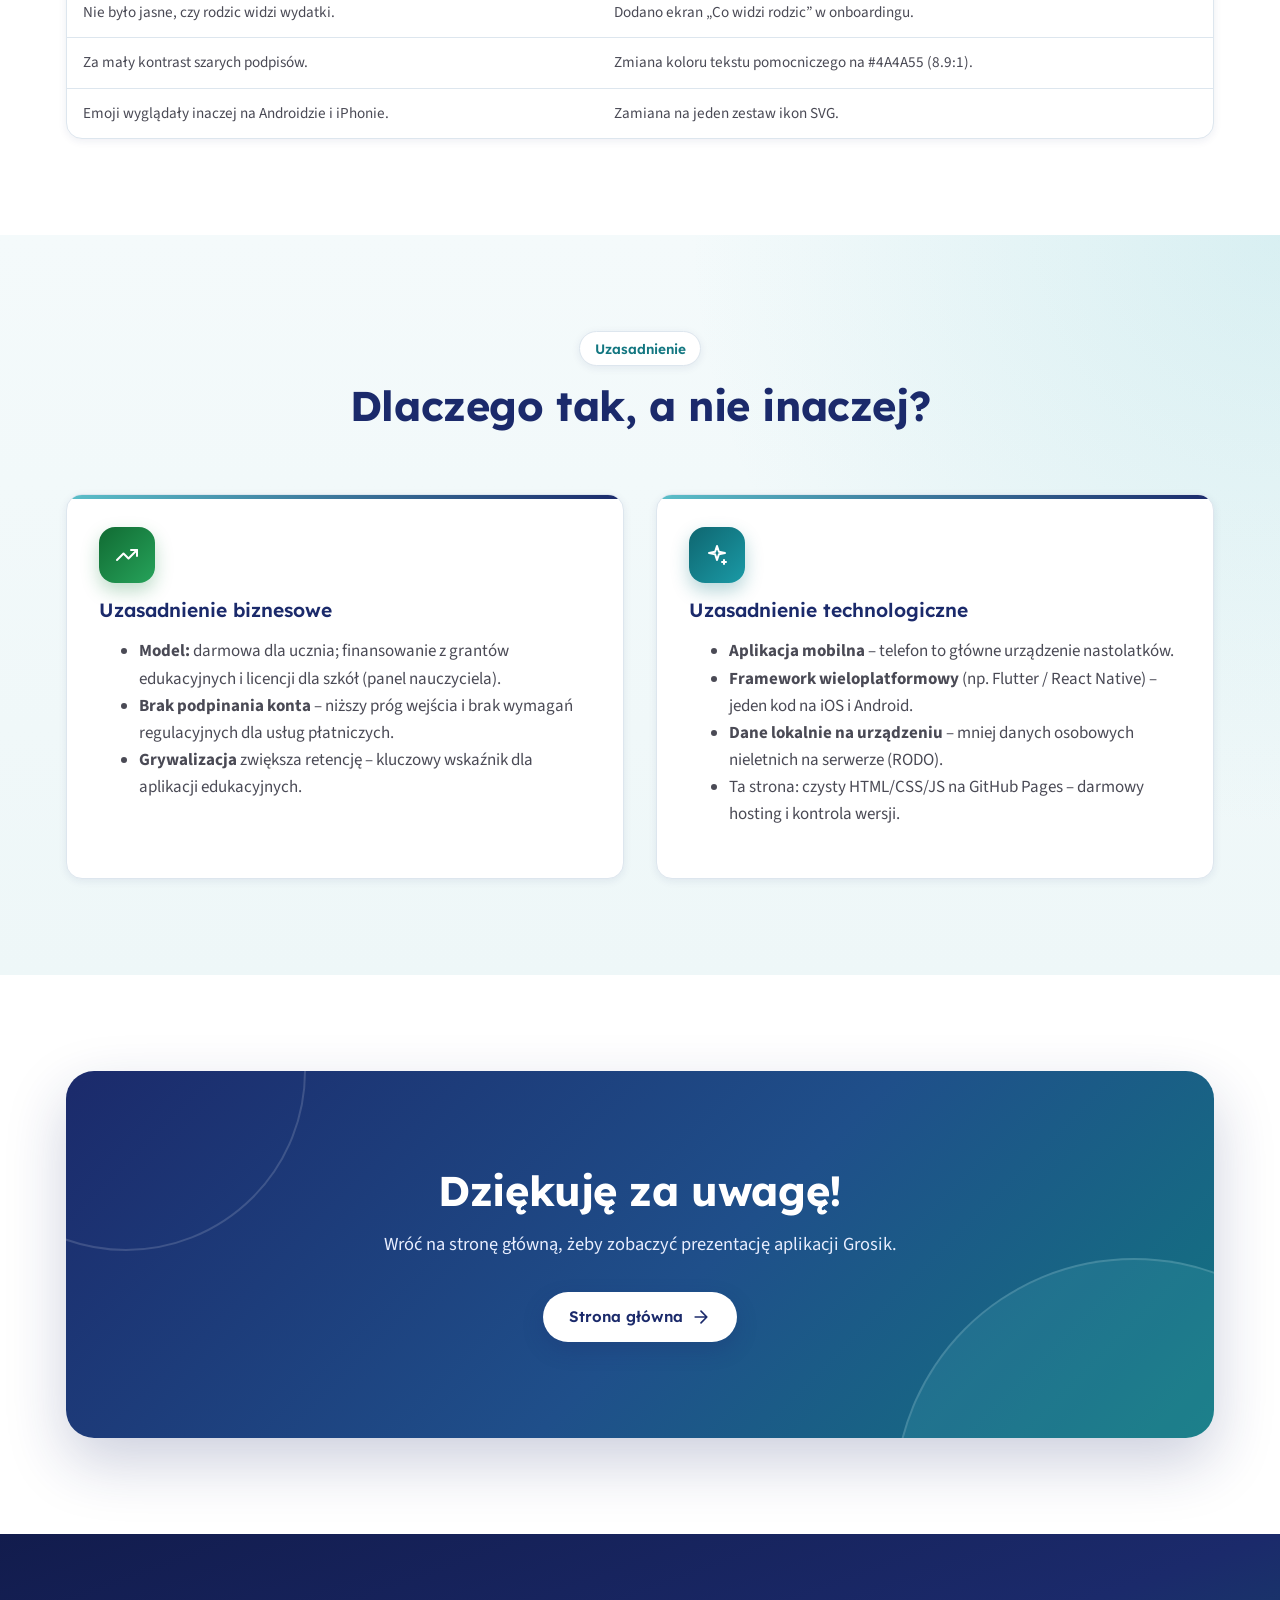
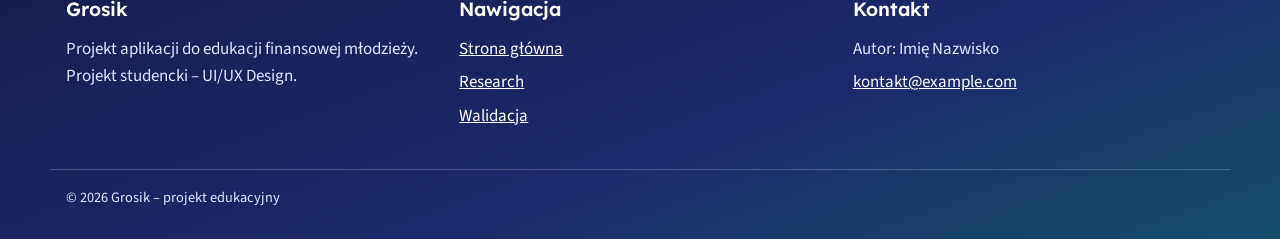
<file: case-study.html>
<!DOCTYPE html>
<html lang="pl">
<head>
  <meta charset="UTF-8">
  <meta name="viewport" content="width=device-width, initial-scale=1.0">
  <title>Case study – Grosik | UI/UX Design</title>
  <meta name="description" content="Case study projektu aplikacji Grosik: research, architektura informacji, design system i testy użyteczności.">
  <link rel="icon" href="img/logo.svg" type="image/svg+xml">
  <link rel="preconnect" href="https://fonts.googleapis.com">
  <link rel="preconnect" href="https://fonts.gstatic.com" crossorigin>
  <link href="https://fonts.googleapis.com/css2?family=Lexend:wght@400;600;700;800&family=Source+Sans+3:ital,wght@0,400;0,600;1,400&display=swap" rel="stylesheet">
  <link rel="stylesheet" href="css/style.css">
  <script>document.documentElement.classList.add("js");</script>
</head>
<body>
  <!-- Zestaw ikon SVG (styl liniowy, 24×24, stroke 2) -->
  <svg xmlns="http://www.w3.org/2000/svg" style="display:none">
    <symbol id="i-wallet" viewBox="0 0 24 24"><path d="M19 7V4a1 1 0 0 0-1-1H5a2 2 0 0 0 0 4h15a1 1 0 0 1 1 1v4h-3a2 2 0 0 0 0 4h3a1 1 0 0 0 1-1v-2a1 1 0 0 0-1-1"/><path d="M3 5v14a2 2 0 0 0 2 2h15a1 1 0 0 0 1-1v-4"/></symbol>
    <symbol id="i-target" viewBox="0 0 24 24"><circle cx="12" cy="12" r="10"/><circle cx="12" cy="12" r="6"/><circle cx="12" cy="12" r="2"/></symbol>
    <symbol id="i-trophy" viewBox="0 0 24 24"><path d="M6 9H4.5a2.5 2.5 0 0 1 0-5H6"/><path d="M18 9h1.5a2.5 2.5 0 0 0 0-5H18"/><path d="M4 22h16"/><path d="M10 14.66V17c0 .55-.47.98-.97 1.21C7.85 18.75 7 20.24 7 22"/><path d="M14 14.66V17c0 .55.47.98.97 1.21C16.15 18.75 17 20.24 17 22"/><path d="M18 2H6v7a6 6 0 0 0 12 0V2Z"/></symbol>
    <symbol id="i-utensils" viewBox="0 0 24 24"><path d="M3 2v7c0 1.1.9 2 2 2h4a2 2 0 0 0 2-2V2"/><path d="M7 2v20"/><path d="M21 15V2a5 5 0 0 0-5 5v6c0 1.1.9 2 2 2h3Zm0 0v7"/></symbol>
    <symbol id="i-gamepad" viewBox="0 0 24 24"><path d="M6 12h4M8 10v4M15 13h.01M18 11h.01"/><rect x="2" y="6" width="20" height="12" rx="2"/></symbol>
    <symbol id="i-bus" viewBox="0 0 24 24"><rect x="4" y="3" width="16" height="16" rx="2"/><path d="M4 11h16M8 19v2M16 19v2"/><circle cx="8" cy="15" r="1"/><circle cx="16" cy="15" r="1"/></symbol>
    <symbol id="i-headphones" viewBox="0 0 24 24"><path d="M3 14h3a2 2 0 0 1 2 2v3a2 2 0 0 1-2 2H5a2 2 0 0 1-2-2v-7a9 9 0 0 1 18 0v7a2 2 0 0 1-2 2h-1a2 2 0 0 1-2-2v-3a2 2 0 0 1 2-2h3"/></symbol>
    <symbol id="i-flame" viewBox="0 0 24 24"><path d="M8.5 14.5A2.5 2.5 0 0 0 11 12c0-1.38-.5-2-1-3-1.07-2.14-.22-4.05 2-6 .5 2.5 2 4.9 4 6.5 2 1.6 3 3.5 3 5.5a7 7 0 1 1-14 0c0-1.15.43-2.29 1-3a2.5 2.5 0 0 0 2.5 2.5z"/></symbol>
    <symbol id="i-trend" viewBox="0 0 24 24"><path d="M22 7l-8.5 8.5-5-5L2 17"/><path d="M16 7h6v6"/></symbol>
    <symbol id="i-check" viewBox="0 0 24 24"><circle cx="12" cy="12" r="10"/><path d="m9 12 2 2 4-4"/></symbol>
    <symbol id="i-alert" viewBox="0 0 24 24"><path d="m21.73 18-8-14a2 2 0 0 0-3.48 0l-8 14A2 2 0 0 0 4 21h16a2 2 0 0 0 1.73-3"/><path d="M12 9v4M12 17h.01"/></symbol>
    <symbol id="i-user" viewBox="0 0 24 24"><circle cx="12" cy="8" r="5"/><path d="M20 21a8 8 0 0 0-16 0"/></symbol>
    <symbol id="i-users" viewBox="0 0 24 24"><path d="M16 21v-2a4 4 0 0 0-4-4H6a4 4 0 0 0-4 4v2"/><circle cx="9" cy="7" r="4"/><path d="M22 21v-2a4 4 0 0 0-3-3.87M16 3.13a4 4 0 0 1 0 7.75"/></symbol>
    <symbol id="i-smile" viewBox="0 0 24 24"><circle cx="12" cy="12" r="10"/><path d="M8 14s1.5 2 4 2 4-2 4-2M9 9h.01M15 9h.01"/></symbol>
    <symbol id="i-meh" viewBox="0 0 24 24"><circle cx="12" cy="12" r="10"/><path d="M8 15h8M9 9h.01M15 9h.01"/></symbol>
    <symbol id="i-frown" viewBox="0 0 24 24"><circle cx="12" cy="12" r="10"/><path d="M16 16s-1.5-2-4-2-4 2-4 2M9 9h.01M15 9h.01"/></symbol>
    <symbol id="i-sparkle" viewBox="0 0 24 24"><path d="M12 3l1.9 5.8L20 10l-6.1 1.2L12 17l-1.9-5.8L4 10l6.1-1.2z"/><path d="M19 17v4M17 19h4"/></symbol>
    <symbol id="i-menu" viewBox="0 0 24 24"><path d="M4 6h16M4 12h16M4 18h16"/></symbol>
    <symbol id="i-arrow" viewBox="0 0 24 24"><path d="M5 12h14M12 5l7 7-7 7"/></symbol>
  </svg>

  <a class="skip-link" href="#main">Przejdź do treści</a>

  <!-- ========== HEADER ========== -->
  <header class="header">
    <div class="container header__inner">
      <a href="index.html" class="logo" aria-label="Grosik – strona główna">
        <img src="img/logo.svg" alt="" width="52" height="43">
        <span class="logo__text">Grosik<small>finanse bez stresu</small></span>
      </a>

      <button class="nav__toggle" type="button" aria-expanded="false" aria-controls="menu" aria-label="Otwórz menu">
        <svg class="icon" aria-hidden="true"><use href="#i-menu"/></svg>
      </button>

      <nav class="nav" id="menu" aria-label="Menu główne">
        <ul>
          <li><a href="index.html">Strona główna</a></li>
          <li><a href="#research">Research</a></li>
          <li><a href="#ux">UX</a></li>
          <li><a href="#ui">UI</a></li>
          <li><a href="#walidacja">Walidacja</a></li>
        </ul>
      </nav>

      <a href="case-study.html" class="btn btn--small header__cta" aria-current="page">Case study</a>
    </div>
  </header>

  <main id="main">
    <!-- ========== INTRO ========== -->
    <section class="cs-hero">
      <div class="container">
        <span class="eyebrow"><svg class="icon icon--sm" aria-hidden="true"><use href="#i-sparkle"/></svg>Case study · UI/UX Design</span>
        <h1>Grosik – od problemu <span class="gradient-text">do wdrożenia</span></h1>
        <p>
          Projekt aplikacji mobilnej wspierającej <strong>edukację finansową młodzieży</strong>.
          Poniżej dokumentuję cały proces: research, architekturę informacji, design system
          oraz testy interaktywnego prototypu.
        </p>

        <div class="cs-meta">
          <div><strong>Rola</strong>UX/UI Designer (projekt indywidualny)</div>
          <div><strong>Czas</strong>6 tygodni</div>
          <div><strong>Narzędzia</strong>HTML, CSS, JavaScript, GitHub Pages</div>
          <div><strong>Platforma</strong>Aplikacja mobilna (iOS / Android)</div>
        </div>

        <ul class="toc" aria-label="Spis treści">
          <li><a href="#problem">Problem</a></li>
          <li><a href="#research">1. Research</a></li>
          <li><a href="#ux">2. Architektura i UX</a></li>
          <li><a href="#ui">3. UI i design system</a></li>
          <li><a href="#walidacja">4. Walidacja</a></li>
          <li><a href="#decyzje">Uzasadnienie decyzji</a></li>
        </ul>

        <p class="note">
          <strong>Uwaga:</strong> dane z wywiadów, persony i wyniki testów to przykładowe treści –
          do podmiany na wyniki własnych badań (szukaj komentarzy <code>TODO</code> w kodzie).
        </p>
      </div>
    </section>

    <!-- ========== PROBLEM ========== -->
    <section class="section" id="problem">
      <div class="container grid-2">
        <div class="reveal">
          <span class="eyebrow">Problem</span>
          <h2>Kieszonkowe jest. Planu – brak.</h2>
          <p>
            Nastolatki dostają kieszonkowe, coraz częściej płacą telefonem i robią zakupy online,
            ale <strong>nie mają narzędzia, które uczy planowania pieniędzy w ich języku</strong>.
            Szkolne lekcje są teoretyczne, a aplikacje bankowe projektowane są dla dorosłych.
          </p>
          <p class="quote">„Jak młodym ludziom w wieku 13–18 lat pomóc zbudować nawyk świadomego
            wydawania i oszczędzania pieniędzy?”</p>
        </div>
        <div class="card card--accent reveal">
          <span class="icon-badge icon-badge--red"><svg class="icon" aria-hidden="true"><use href="#i-target"/></svg></span>
          <h3>Cele projektu</h3>
          <ul class="icon-list">
            <li><svg class="icon icon--sm" aria-hidden="true"><use href="#i-check"/></svg>Ułatwić planowanie kieszonkowego w skali tygodnia.</li>
            <li><svg class="icon icon--sm" aria-hidden="true"><use href="#i-check"/></svg>Zwiększyć motywację do oszczędzania na konkretny cel.</li>
            <li><svg class="icon icon--sm" aria-hidden="true"><use href="#i-check"/></svg>Przekazać podstawy ekonomii w krótkiej, angażującej formie.</li>
            <li><svg class="icon icon--sm" aria-hidden="true"><use href="#i-check"/></svg>Spełnić wymagania dostępności <strong>WCAG 2.1 AA</strong>.</li>
          </ul>
        </div>
      </div>
    </section>

    <!-- ========== 1. RESEARCH ========== -->
    <section class="section section--soft" id="research">
      <div class="container">
        <div class="phase-head reveal">
          <span class="phase-number" aria-hidden="true">01</span>
          <h2>Faza badawcza (Research)</h2>
        </div>

        <h3>Wywiady pogłębione (IDI)</h3>
        <!-- TODO: podmień na dane z własnych wywiadów -->
        <p>Przeprowadziłem/am <strong>5 wywiadów</strong> (30–45 min, online i na żywo): 3 z uczniami, 1 z rodzicem i 1 z nauczycielem przedsiębiorczości.</p>
        <div class="table-wrap reveal">
          <table>
            <thead>
              <tr><th scope="col">Osoba</th><th scope="col">Kluczowe wnioski</th></tr>
            </thead>
            <tbody>
              <tr><th scope="row">U1 – Kasia, 15 lat</th><td>Kieszonkowe „znika” w pierwszym tygodniu. Nie wie, na co wydała.</td></tr>
              <tr><th scope="row">U2 – Tomek, 17 lat</th><td>Pracuje w wakacje, chce odłożyć na prawo jazdy. Excel go nudzi.</td></tr>
              <tr><th scope="row">U3 – Ola, 13 lat</th><td>Lubi gry z odznakami. Nie rozumie słów „procent”, „oprocentowanie”.</td></tr>
              <tr><th scope="row">R1 – mama, 44 lata</th><td>Chce uczyć dziecko odpowiedzialności, ale nie chce go „szpiegować”.</td></tr>
              <tr><th scope="row">N1 – nauczyciel, 38 lat</th><td>Brakuje mu praktycznych zadań, które uczniowie zrobią w domu.</td></tr>
            </tbody>
          </table>
        </div>

        <h3 class="mt-m">Persony</h3>
        <div class="grid-3">
          <article class="card card--accent persona reveal">
            <div class="persona__head">
              <div class="avatar"><svg class="icon icon--lg" aria-hidden="true"><use href="#i-user"/></svg></div>
              <div><h4>Kasia, 15 lat</h4><span class="tag">Wydająca spontanicznie</span></div>
            </div>
            <p><strong>Cele:</strong></p>
            <ul><li>Starczyć kieszonkowym do końca miesiąca</li><li>Kupić bilet na koncert</li></ul>
            <p><strong>Frustracje:</strong></p>
            <ul><li>Nie pamięta wydatków</li><li>Aplikacje banku są „nudne”</li></ul>
            <p class="quote">„Dostaję 200 zł i po tygodniu nie wiem, gdzie się podziały.”</p>
          </article>
          <article class="card card--accent persona reveal">
            <div class="persona__head">
              <div class="avatar avatar--teal"><svg class="icon icon--lg" aria-hidden="true"><use href="#i-user"/></svg></div>
              <div><h4>Tomek, 17 lat</h4><span class="tag">Ambitny oszczędzający</span></div>
            </div>
            <p><strong>Cele:</strong></p>
            <ul><li>Odłożyć 2500 zł na prawo jazdy</li><li>Zrozumieć, jak działa lokata</li></ul>
            <p><strong>Frustracje:</strong></p>
            <ul><li>Brak motywacji w długim okresie</li><li>Arkusze kalkulacyjne</li></ul>
            <p class="quote">„Chcę widzieć, ile mi brakuje i kiedy dam radę.”</p>
          </article>
          <article class="card card--accent persona reveal">
            <div class="persona__head">
              <div class="avatar avatar--red"><svg class="icon icon--lg" aria-hidden="true"><use href="#i-users"/></svg></div>
              <div><h4>Anna, 44 lata</h4><span class="tag">Rodzic</span></div>
            </div>
            <p><strong>Cele:</strong></p>
            <ul><li>Nauczyć dziecko odpowiedzialności</li><li>Rozmawiać o pieniądzach bez kłótni</li></ul>
            <p><strong>Frustracje:</strong></p>
            <ul><li>Nie chce kontrolować każdej złotówki</li><li>Brak czasu</li></ul>
            <p class="quote">„Wolę, żeby nauczył się teraz na 50 zł niż później na kredycie.”</p>
          </article>
        </div>

        <h3 class="mt-m">Mapa podróży użytkownika (Kasia)</h3>
        <div class="table-wrap reveal">
          <table>
            <thead>
              <tr>
                <th scope="col">Etap</th>
                <th scope="col">Dostaje kieszonkowe</th>
                <th scope="col">Wydaje</th>
                <th scope="col">Połowa miesiąca</th>
                <th scope="col">Koniec miesiąca</th>
              </tr>
            </thead>
            <tbody>
              <tr><th scope="row">Działania</th><td>Odbiera 200 zł na konto</td><td>Jedzenie, kino, gry</td><td>Sprawdza saldo</td><td>Prosi rodziców o więcej</td></tr>
              <tr><th scope="row">Myśli</th><td>„Ale dużo!”</td><td>„To tylko 10 zł”</td><td>„Gdzie to zniknęło?”</td><td>„Znowu to samo…”</td></tr>
              <tr>
                <th scope="row">Emocje</th>
                <td><span class="emotion emotion--good"><svg class="icon icon--sm" aria-hidden="true"><use href="#i-smile"/></svg>Radość</span></td>
                <td><span class="emotion emotion--good"><svg class="icon icon--sm" aria-hidden="true"><use href="#i-smile"/></svg>Zadowolenie</span></td>
                <td><span class="emotion emotion--mid"><svg class="icon icon--sm" aria-hidden="true"><use href="#i-meh"/></svg>Niepokój</span></td>
                <td><span class="emotion emotion--bad"><svg class="icon icon--sm" aria-hidden="true"><use href="#i-frown"/></svg>Frustracja</span></td>
              </tr>
              <tr><th scope="row">Szansa dla produktu</th><td>Plan tygodniowy</td><td>Szybkie dodanie wydatku</td><td>Ostrzeżenie o tempie</td><td>Podsumowanie + wskazówka</td></tr>
            </tbody>
          </table>
        </div>

        <h3 class="mt-m">Analiza konkurencji (benchmark)</h3>
        <div class="table-wrap reveal">
          <table>
            <thead>
              <tr><th scope="col">Rozwiązanie</th><th scope="col">Mocne strony</th><th scope="col">Słabe strony</th><th scope="col">Wniosek dla Grosika</th></tr>
            </thead>
            <tbody>
              <tr><th scope="row">Konta bankowe dla dzieci</th><td>Prawdziwe pieniądze, kontrola rodzica</td><td>Brak edukacji, interfejs „dla dorosłych”</td><td>Nie konkurować z bankiem – działać bez podpinania konta</td></tr>
              <tr><th scope="row">Aplikacje budżetowe dla dorosłych</th><td>Rozbudowane statystyki</td><td>Za skomplikowane dla 13-latka</td><td>Maks. 5 kategorii, kafelki zamiast tabel</td></tr>
              <tr><th scope="row">Aplikacje do nauki języków (grywalizacja)</th><td>Serie dni, odznaki, krótkie lekcje</td><td>Brak treści finansowych</td><td>Przenieść mechanikę serii i 3-minutowe lekcje</td></tr>
              <tr><th scope="row">Materiały szkolne</th><td>Rzetelna wiedza</td><td>Teoria, brak praktyki</td><td>Wyzwania klasowe dla nauczycieli</td></tr>
            </tbody>
          </table>
        </div>
      </div>
    </section>

    <!-- ========== 2. UX ========== -->
    <section class="section" id="ux">
      <div class="container">
        <div class="phase-head reveal">
          <span class="phase-number" aria-hidden="true">02</span>
          <h2>Architektura i koncepcja (UX)</h2>
        </div>

        <div class="grid-2">
          <div class="card reveal">
            <h3>Drzewo serwisu</h3>
            <ul class="tree">
              <li>Grosik
                <ul>
                  <li>Onboarding
                    <ul><li>Wiek i kieszonkowe</li><li>Pierwszy cel</li></ul>
                  </li>
                  <li>Budżet (ekran główny)
                    <ul><li>Dodaj wydatek</li><li>Kategorie</li><li>Historia</li></ul>
                  </li>
                  <li>Cele
                    <ul><li>Nowy cel</li><li>Szczegóły celu</li></ul>
                  </li>
                  <li>Wyzwania
                    <ul><li>Quiz dnia</li><li>Lekcje</li><li>Odznaki</li><li>Słownik pojęć</li></ul>
                  </li>
                  <li>Profil
                    <ul><li>Połączenie z rodzicem</li><li>Ustawienia i dostępność</li></ul>
                  </li>
                </ul>
              </li>
            </ul>
          </div>
          <div class="card reveal">
            <h3>Przepływy użytkownika (User flows)</h3>
            <p><strong>Flow 1: Dodanie wydatku</strong></p>
            <ol class="flow">
              <li>Ekran główny</li>
              <li>Przycisk „+”</li>
              <li>Kategoria</li>
              <li>Kwota</li>
              <li class="flow__decision">Przekroczono limit?</li>
              <li>Podsumowanie</li>
            </ol>
            <p><strong>Flow 2: Utworzenie celu</strong></p>
            <ol class="flow">
              <li>Zakładka Cele</li>
              <li>Nowy cel</li>
              <li>Nazwa + kwota</li>
              <li>Termin</li>
              <li class="flow__decision">Realny plan?</li>
              <li>Cel zapisany</li>
            </ol>
            <p><small>Ramka przerywana = punkt decyzyjny.</small></p>
          </div>
        </div>

        <h3 class="mt-m">Wireframe'y (low-fi)</h3>
        <div class="grid-4 reveal">
          <figure class="wireframe">
            <div class="wire" aria-hidden="true">
              <div class="wire__box wire__box--s"></div>
              <div class="wire__box wire__box--l"></div>
              <div class="wire__box"></div><div class="wire__box"></div><div class="wire__box"></div>
            </div>
            <figcaption class="wire__caption">Budżet</figcaption>
          </figure>
          <figure class="wireframe">
            <div class="wire" aria-hidden="true">
              <div class="wire__box wire__box--s"></div>
              <div class="wire__box wire__box--m"></div><div class="wire__box wire__box--m"></div><div class="wire__box wire__box--m"></div>
            </div>
            <figcaption class="wire__caption">Dodaj wydatek</figcaption>
          </figure>
          <figure class="wireframe">
            <div class="wire" aria-hidden="true">
              <div class="wire__box wire__box--s"></div>
              <div class="wire__box wire__box--l"></div>
              <div class="wire__box"></div><div class="wire__box wire__box--s"></div>
            </div>
            <figcaption class="wire__caption">Cel</figcaption>
          </figure>
          <figure class="wireframe">
            <div class="wire" aria-hidden="true">
              <div class="wire__box wire__box--m"></div>
              <div class="wire__box"></div><div class="wire__box"></div><div class="wire__box"></div>
            </div>
            <figcaption class="wire__caption">Quiz</figcaption>
          </figure>
        </div>

        <h3 class="mt-m">Wstępne testy makiet</h3>
        <p>Test „na papierze” wireframe'ów z 3 uczniami (zadanie: dodaj wydatek, utwórz cel).</p>
        <ul>
          <li>2/3 osób nie znalazło przycisku dodawania – <strong>zmiana:</strong> duży pływający przycisk „+”.</li>
          <li>Słowo „Saldo” było niezrozumiałe – <strong>zmiana:</strong> „Zostało na ten tydzień”.</li>
          <li>Zakładka „Edukacja” brzmiała jak szkoła – <strong>zmiana:</strong> „Wyzwania”.</li>
        </ul>
      </div>
    </section>

    <!-- ========== 3. UI ========== -->
    <section class="section section--soft" id="ui">
      <div class="container">
        <div class="phase-head reveal">
          <span class="phase-number" aria-hidden="true">03</span>
          <h2>Kreacja i UI Design</h2>
        </div>

        <h3>Paleta kolorów i kontrast (WCAG 2.1 AA)</h3>
        <p>Każdy kolor tekstu ma kontrast min. <strong>4.5:1</strong> na białym tle. Jasny turkus służy wyłącznie do dekoracji i nigdy nie niesie informacji.</p>
        <div class="palette reveal">
          <div class="swatch">
            <div class="swatch__color swatch__color--navy"></div>
            <div class="swatch__info"><strong>Navy #1B2A6B</strong>Nagłówki, przyciski<br><span class="status status--ok"><svg class="icon icon--sm" aria-hidden="true"><use href="#i-check"/></svg>13.2:1</span></div>
          </div>
          <div class="swatch">
            <div class="swatch__color swatch__color--teal"></div>
            <div class="swatch__info"><strong>Teal #127680</strong>Linki, akcenty<br><span class="status status--ok"><svg class="icon icon--sm" aria-hidden="true"><use href="#i-check"/></svg>5.4:1</span></div>
          </div>
          <div class="swatch">
            <div class="swatch__color swatch__color--red"></div>
            <div class="swatch__info"><strong>Red #D62828</strong>Wyróżnienia, focus<br><span class="status status--ok"><svg class="icon icon--sm" aria-hidden="true"><use href="#i-check"/></svg>5.0:1</span></div>
          </div>
          <div class="swatch">
            <div class="swatch__color swatch__color--green"></div>
            <div class="swatch__info"><strong>Green #15803D</strong>Sukces, cel osiągnięty<br><span class="status status--ok"><svg class="icon icon--sm" aria-hidden="true"><use href="#i-check"/></svg>5.0:1</span></div>
          </div>
          <div class="swatch">
            <div class="swatch__color swatch__color--teal-light"></div>
            <div class="swatch__info"><strong>Teal light #5BBFC9</strong>Tylko dekoracje<br><span class="status status--warn"><svg class="icon icon--sm" aria-hidden="true"><use href="#i-alert"/></svg>2.2:1 – nie do tekstu</span></div>
          </div>
        </div>

        <h3 class="mt-m">Gradienty</h3>
        <p>Gradienty budowane są wyłącznie z kolorów palety – dzięki temu biały tekst na nich zachowuje kontrast z ciemniejszego końca.</p>
        <div class="gradients reveal">
          <figure class="wireframe"><div class="gradient-chip gradient-chip--brand"></div><figcaption class="wire__caption">Brand – przyciski, nagłówki ekranów</figcaption></figure>
          <figure class="wireframe"><div class="gradient-chip gradient-chip--teal"></div><figcaption class="wire__caption">Teal – wyzwania</figcaption></figure>
          <figure class="wireframe"><div class="gradient-chip gradient-chip--red"></div><figcaption class="wire__caption">Red – cele</figcaption></figure>
          <figure class="wireframe"><div class="gradient-chip gradient-chip--green"></div><figcaption class="wire__caption">Green – sukces</figcaption></figure>
        </div>

        <div class="grid-2 mt-m">
          <div class="card card--accent reveal">
            <h3>Typografia</h3>
            <p class="type-sample--head gradient-text">Lexend 800</p>
            <p>Nagłówki – krój zaprojektowany z myślą o łatwości czytania; nowoczesny i przyjazny młodym odbiorcom.</p>
            <p class="type-sample--body">Source Sans 3 400 / 600</p>
            <p>Tekst główny – neutralny i bardzo czytelny, min. 16 px, interlinia 1.6.</p>
          </div>
          <div class="card card--accent reveal">
            <h3>Tokeny</h3>
            <div class="table-wrap">
              <table>
                <thead><tr><th scope="col">Token</th><th scope="col">Wartość</th></tr></thead>
                <tbody>
                  <tr><td><code>--space-xs … xl</code></td><td>8 / 16 / 32 / 64 / 96 px</td></tr>
                  <tr><td><code>--icon-sm / md / lg</code></td><td>20 / 24 / 28 px</td></tr>
                  <tr><td><code>--radius-s / radius / radius-l</code></td><td>10 / 16 / 28 px</td></tr>
                  <tr><td><code>--duration-fast / duration / slow</code></td><td>150 / 250 / 600 ms</td></tr>
                  <tr><td>Cel dotykowy</td><td>min. 44 × 44 px</td></tr>
                </tbody>
              </table>
            </div>
          </div>
        </div>

        <h3 class="mt-m">Komponenty</h3>
        <div class="card component-row reveal">
          <a href="#ui" class="btn">Przycisk główny</a>
          <a href="#ui" class="btn btn--ghost">Przycisk drugorzędny</a>
          <span class="tag">Etykieta</span>
          <div class="progress-demo">
            <div class="progress progress--dark" style="--fill: 70%"></div>
            <small>Pasek postępu celu</small>
          </div>
          <span class="icon-badge"><svg class="icon" aria-hidden="true"><use href="#i-wallet"/></svg></span>
          <span class="icon-badge icon-badge--red"><svg class="icon" aria-hidden="true"><use href="#i-target"/></svg></span>
          <span class="icon-badge icon-badge--teal"><svg class="icon" aria-hidden="true"><use href="#i-trophy"/></svg></span>
          <span class="icon-badge icon-badge--green"><svg class="icon" aria-hidden="true"><use href="#i-check"/></svg></span>
        </div>
        <ul class="icon-list mt-m">
          <li><svg class="icon icon--sm" aria-hidden="true"><use href="#i-check"/></svg>Ikony SVG z jednej rodziny (styl liniowy, grubość 2 px) zamiast emoji – wyglądają tak samo na każdym systemie.</li>
          <li><svg class="icon icon--sm" aria-hidden="true"><use href="#i-check"/></svg>Ikony dekoracyjne obok tekstu są ukryte dla czytników ekranu (<code>aria-hidden</code>).</li>
          <li><svg class="icon icon--sm" aria-hidden="true"><use href="#i-check"/></svg>Widoczny stan <strong>focus</strong> (czerwona obwódka) na każdym elemencie interaktywnym.</li>
          <li><svg class="icon icon--sm" aria-hidden="true"><use href="#i-check"/></svg>Kolor nigdy nie jest jedynym nośnikiem informacji – zawsze z ikoną lub tekstem.</li>
          <li><svg class="icon icon--sm" aria-hidden="true"><use href="#i-check"/></svg>Karuzela ma przycisk pauzy i zatrzymuje się przy fokusie; animacje wyłączają się przy <code>prefers-reduced-motion</code>.</li>
        </ul>

        <h3 class="mt-m">Ekrany high-fi</h3>
        <div class="hifi reveal">
          <div class="phone" role="img" aria-label="Ekran budżetu: zostało 48,50 zł na ten tydzień">
            <div class="phone__screen">
              <div class="screen__header">
                <small>Zostało na ten tydzień</small>
                <p class="screen__big">48,50 zł</p>
                <div class="progress" style="--fill: 65%"></div>
                <small>Wykorzystano 65% budżetu</small>
              </div>
              <div class="screen__body">
                <p class="screen__label">Ostatnie wydatki</p>
                <div class="phone__tile"><span class="tile__icon"><svg class="icon icon--sm"><use href="#i-utensils"/></svg></span>Jedzenie<b>22 zł</b></div>
                <div class="phone__tile"><span class="tile__icon"><svg class="icon icon--sm"><use href="#i-gamepad"/></svg></span>Rozrywka<b>15 zł</b></div>
                <div class="phone__tile"><span class="tile__icon"><svg class="icon icon--sm"><use href="#i-bus"/></svg></span>Bilet<b>14,50 zł</b></div>
              </div>
              <div class="phone__tabbar">
                <svg class="icon is-active"><use href="#i-wallet"/></svg>
                <svg class="icon"><use href="#i-target"/></svg>
                <svg class="icon"><use href="#i-trophy"/></svg>
                <svg class="icon"><use href="#i-user"/></svg>
              </div>
            </div>
          </div>
          <div class="phone" role="img" aria-label="Ekran celu: słuchawki, zebrano 180 z 300 zł">
            <div class="phone__screen">
              <div class="screen__header">
                <small>Twój cel</small>
                <p class="screen__big"><svg class="icon"><use href="#i-headphones"/></svg>Słuchawki</p>
                <div class="progress" style="--fill: 60%"></div>
                <small>180 z 300 zł</small>
              </div>
              <div class="screen__body">
                <p class="screen__label">Plan</p>
                <div class="phone__tile"><span class="tile__icon"><svg class="icon icon--sm"><use href="#i-trend"/></svg></span>Odkładaj<b>20 zł / tydz.</b></div>
                <div class="phone__tile phone__tile--correct">Cel osiągniesz za 6 tygodni<svg class="icon icon--sm"><use href="#i-check"/></svg></div>
              </div>
              <div class="phone__tabbar">
                <svg class="icon"><use href="#i-wallet"/></svg>
                <svg class="icon is-active"><use href="#i-target"/></svg>
                <svg class="icon"><use href="#i-trophy"/></svg>
                <svg class="icon"><use href="#i-user"/></svg>
              </div>
            </div>
          </div>
          <div class="phone" role="img" aria-label="Ekran quizu dnia: co to jest inflacja">
            <div class="phone__screen">
              <div class="screen__header">
                <small>Quiz dnia</small>
                <p class="screen__big">Co to jest inflacja?</p>
              </div>
              <div class="screen__body">
                <div class="phone__tile phone__tile--correct">A. Wzrost cen w czasie<svg class="icon icon--sm"><use href="#i-check"/></svg></div>
                <div class="phone__tile">B. Rodzaj konta</div>
                <div class="phone__tile">C. Podatek od zakupów</div>
                <p class="phone__streak"><svg class="icon icon--sm"><use href="#i-flame"/></svg>Seria: 7 dni</p>
              </div>
              <div class="phone__tabbar">
                <svg class="icon"><use href="#i-wallet"/></svg>
                <svg class="icon"><use href="#i-target"/></svg>
                <svg class="icon is-active"><use href="#i-trophy"/></svg>
                <svg class="icon"><use href="#i-user"/></svg>
              </div>
            </div>
          </div>
        </div>
      </div>
    </section>

    <!-- ========== 4. WALIDACJA ========== -->
    <section class="section" id="walidacja">
      <div class="container">
        <div class="phase-head reveal">
          <span class="phase-number" aria-hidden="true">04</span>
          <h2>Walidacja</h2>
        </div>
        <!-- TODO: podmień na wyniki własnych testów -->
        <p>Interaktywny prototyp przetestowałem/am z <strong>4 nowymi osobami</strong> (13, 15, 16 i 18 lat), które nie brały udziału w wywiadach. Metoda: moderowany test zadaniowy + „thinking aloud”.</p>

        <div class="grid-3">
          <div class="card card--accent reveal">
            <div class="result"><span class="result__num">4/4</span><span>ukończyło dodanie wydatku</span></div>
            <p><strong>H1 potwierdzona:</strong> „Dodanie wydatku zajmie mniej niż 15 s.” Średnio: 9 s.</p>
          </div>
          <div class="card card--accent reveal">
            <div class="result"><span class="result__num">3/4</span><span>utworzyło cel bez pomocy</span></div>
            <p><strong>H2 częściowo:</strong> wybór terminu z kalendarza był kłopotliwy.</p>
          </div>
          <div class="card card--accent reveal">
            <div class="result"><span class="result__num">4/4</span><span>chce korzystać dalej</span></div>
            <p><strong>H3 potwierdzona:</strong> „Odznaki zachęcą do codziennego wejścia.”</p>
          </div>
        </div>

        <h3 class="mt-m">Wnioski i iteracje</h3>
        <div class="table-wrap reveal">
          <table>
            <thead><tr><th scope="col">Problem</th><th scope="col">Iteracja</th></tr></thead>
            <tbody>
              <tr><td>Kalendarz przy celu był zbyt „dorosły”.</td><td>Zamiana na wybór: „za miesiąc / 3 miesiące / pół roku”.</td></tr>
              <tr><td>Nie było jasne, czy rodzic widzi wydatki.</td><td>Dodano ekran „Co widzi rodzic” w onboardingu.</td></tr>
              <tr><td>Za mały kontrast szarych podpisów.</td><td>Zmiana koloru tekstu pomocniczego na #4A4A55 (8.9:1).</td></tr>
              <tr><td>Emoji wyglądały inaczej na Androidzie i iPhonie.</td><td>Zamiana na jeden zestaw ikon SVG.</td></tr>
            </tbody>
          </table>
        </div>
      </div>
    </section>

    <!-- ========== DECYZJE ========== -->
    <section class="section section--soft" id="decyzje">
      <div class="container">
        <div class="section__head reveal">
          <span class="eyebrow">Uzasadnienie</span>
          <h2>Dlaczego tak, a nie inaczej?</h2>
        </div>
        <div class="grid-2">
          <div class="card card--accent reveal">
            <span class="icon-badge icon-badge--green"><svg class="icon" aria-hidden="true"><use href="#i-trend"/></svg></span>
            <h3>Uzasadnienie biznesowe</h3>
            <ul>
              <li><strong>Model:</strong> darmowa dla ucznia; finansowanie z grantów edukacyjnych i licencji dla szkół (panel nauczyciela).</li>
              <li><strong>Brak podpinania konta</strong> – niższy próg wejścia i brak wymagań regulacyjnych dla usług płatniczych.</li>
              <li><strong>Grywalizacja</strong> zwiększa retencję – kluczowy wskaźnik dla aplikacji edukacyjnych.</li>
            </ul>
          </div>
          <div class="card card--accent reveal">
            <span class="icon-badge icon-badge--teal"><svg class="icon" aria-hidden="true"><use href="#i-sparkle"/></svg></span>
            <h3>Uzasadnienie technologiczne</h3>
            <ul>
              <li><strong>Aplikacja mobilna</strong> – telefon to główne urządzenie nastolatków.</li>
              <li><strong>Framework wieloplatformowy</strong> (np. Flutter / React Native) – jeden kod na iOS i Android.</li>
              <li><strong>Dane lokalnie na urządzeniu</strong> – mniej danych osobowych nieletnich na serwerze (RODO).</li>
              <li>Ta strona: czysty HTML/CSS/JS na GitHub Pages – darmowy hosting i kontrola wersji.</li>
            </ul>
          </div>
        </div>
      </div>
    </section>

    <!-- ========== CTA ========== -->
    <section class="section">
      <div class="container">
        <div class="cta reveal">
          <h2>Dziękuję za uwagę!</h2>
          <p>Wróć na stronę główną, żeby zobaczyć prezentację aplikacji Grosik.</p>
          <a href="index.html" class="btn btn--light">Strona główna <svg class="icon icon--sm" aria-hidden="true"><use href="#i-arrow"/></svg></a>
        </div>
      </div>
    </section>
  </main>

  <!-- ========== FOOTER ========== -->
  <footer class="footer">
    <div class="container grid-3">
      <div>
        <h3>Grosik</h3>
        <p>Projekt aplikacji do edukacji finansowej młodzieży. Projekt studencki – UI/UX Design.</p>
      </div>
      <div>
        <h3>Nawigacja</h3>
        <ul>
          <li><a href="index.html">Strona główna</a></li>
          <li><a href="#research">Research</a></li>
          <li><a href="#walidacja">Walidacja</a></li>
        </ul>
      </div>
      <div>
        <h3>Kontakt</h3>
        <ul>
          <li>Autor: <!-- TODO: wpisz imię i nazwisko --> Imię Nazwisko</li>
          <li><a href="mailto:kontakt@example.com">kontakt@example.com</a></li>
        </ul>
      </div>
    </div>
    <div class="container footer__bottom">
      © <span id="year">2026</span> Grosik – projekt edukacyjny
    </div>
  </footer>

  <script src="js/main.js"></script>
</body>
</html>
</file>
<file: css/style.css>
/* =========================================================
   Grosik – arkusz stylów
   Struktura: 1. Tokeny  2. Baza  3. Layout  4. Komponenty
              5. Strona główna  6. Case study  7. Animacje  8. RWD
   ========================================================= */

/* ---------- 1. TOKENY (design system) ---------- */
:root {
  /* kolory – kontrast liczony względem białego tła */
  --navy: #1b2a6b;        /* główny – 13.2:1 */
  --navy-dark: #121c4d;
  --teal: #127680;        /* linki, akcenty – 5.4:1 */
  --teal-light: #5bbfc9;  /* tylko dekoracje */
  --red: #d62828;         /* wyróżnienia, focus – 5.0:1 */
  --green: #15803d;       /* sukces – 5.0:1 */
  --text: #4a4a55;        /* tekst główny – 8.9:1 */
  --bg: #ffffff;
  --bg-soft: #eef7f8;
  --border: #dde6ee;
  --wire: #d4d4d8;
  --warning-bg: #fff8e1;
  --warning: #9a6700;

  /* gradienty */
  --grad-brand: linear-gradient(135deg, #1b2a6b 0%, #1f4f8a 55%, #127680 100%);
  --grad-teal: linear-gradient(135deg, #0f6670 0%, #1a9aa6 100%);
  --grad-red: linear-gradient(135deg, #c21f1f 0%, #e8603c 100%);
  --grad-green: linear-gradient(135deg, #116b33 0%, #26a35a 100%);
  --grad-text: linear-gradient(90deg, #1b2a6b 0%, #127680 100%);
  --grad-border: linear-gradient(135deg, #5bbfc9, #1b2a6b);

  /* typografia */
  --font-head: "Lexend", Arial, sans-serif;
  --font-body: "Source Sans 3", Arial, sans-serif;

  /* odstępy – rytm 8 px */
  --space-xs: 0.5rem;   /* 8 */
  --space-s: 1rem;      /* 16 */
  --space-m: 2rem;      /* 32 */
  --space-l: 4rem;      /* 64 */
  --space-xl: 6rem;     /* 96 */

  /* ikony */
  --icon-sm: 20px;
  --icon-md: 24px;
  --icon-lg: 28px;

  /* kształty, cienie, ruch */
  --radius-s: 10px;
  --radius: 16px;
  --radius-l: 28px;
  --radius-pill: 999px;
  --shadow-s: 0 2px 8px rgba(27, 42, 107, 0.08);
  --shadow: 0 10px 30px rgba(27, 42, 107, 0.12);
  --shadow-l: 0 24px 60px rgba(27, 42, 107, 0.22);
  --duration-fast: 150ms;
  --duration: 250ms;
  --duration-slow: 600ms;
  --ease-out: cubic-bezier(0.22, 1, 0.36, 1);
  --max-width: 1180px;
}

/* ---------- 2. BAZA ---------- */
*,
*::before,
*::after {
  box-sizing: border-box;
}

html { scroll-behavior: smooth; }

body {
  margin: 0;
  font-family: var(--font-body);
  font-size: 1.0625rem;
  line-height: 1.6;
  color: var(--text);
  background: var(--bg);
  overflow-x: hidden;
}

h1, h2, h3, h4 {
  font-family: var(--font-head);
  color: var(--navy);
  line-height: 1.15;
  margin: 0 0 var(--space-s);
  text-wrap: balance;
}

h2 { font-size: clamp(1.8rem, 3.4vw, 2.6rem); font-weight: 700; letter-spacing: -0.01em; }
h3 { font-size: 1.2rem; font-weight: 600; }
h4 { font-size: 1.05rem; font-weight: 600; margin: 0; }

p { margin: 0 0 var(--space-s); max-width: 68ch; }

a {
  color: var(--teal);
  font-weight: 600;
  transition: color var(--duration-fast);
}

a:hover { color: var(--navy); }

img, svg { max-width: 100%; display: block; }

:focus-visible {
  outline: 3px solid var(--red);
  outline-offset: 3px;
}

[id] { scroll-margin-top: 96px; }

.skip-link {
  position: absolute;
  left: -999px;
  top: 0;
  background: var(--navy);
  color: #fff;
  padding: var(--space-xs) var(--space-s);
  z-index: 100;
}
.skip-link:focus { left: var(--space-s); }

.highlight { color: var(--red); }

.gradient-text {
  background: var(--grad-text);
  -webkit-background-clip: text;
  background-clip: text;
  color: transparent;
}

/* Ikony SVG (styl liniowy, jedna grubość) */
.icon {
  width: var(--icon-md);
  height: var(--icon-md);
  flex-shrink: 0;
  fill: none;
  stroke: currentColor;
  stroke-width: 2;
  stroke-linecap: round;
  stroke-linejoin: round;
}

.icon--sm { width: var(--icon-sm); height: var(--icon-sm); }
.icon--lg { width: var(--icon-lg); height: var(--icon-lg); }

/* ---------- 3. LAYOUT ---------- */
.container {
  width: 100%;
  max-width: var(--max-width);
  margin: 0 auto;
  padding: 0 var(--space-s);
}

.section { padding: var(--space-xl) 0; position: relative; }

.section--soft {
  background:
    radial-gradient(circle at 100% 0%, rgba(91, 191, 201, 0.18), transparent 40%),
    linear-gradient(180deg, #f4fafb 0%, #eef7f8 100%);
}

/* nagłówek sekcji – wyśrodkowany */
.section__head {
  text-align: center;
  max-width: 720px;
  margin: 0 auto var(--space-l);
}

.section__head p { margin: 0 auto; font-size: 1.15rem; }

.grid-2,
.grid-3,
.grid-4 {
  display: grid;
  gap: var(--space-m);
}

.grid-2 { grid-template-columns: repeat(2, 1fr); }
.grid-3 { grid-template-columns: repeat(3, 1fr); }
.grid-4 { grid-template-columns: repeat(4, 1fr); gap: var(--space-s); }

.mt-m { margin-top: var(--space-m); }

/* ---------- 4. KOMPONENTY ---------- */

/* Header */
.header {
  position: sticky;
  top: 0;
  z-index: 50;
  background: rgba(255, 255, 255, 0.82);
  backdrop-filter: blur(12px);
  -webkit-backdrop-filter: blur(12px);
  border-bottom: 1px solid transparent;
  transition: border-color var(--duration), box-shadow var(--duration);
}

.header.is-scrolled {
  border-bottom-color: var(--border);
  box-shadow: var(--shadow-s);
}

.header__inner {
  display: flex;
  align-items: center;
  justify-content: space-between;
  gap: var(--space-m);
  min-height: 76px;
}

.logo {
  display: flex;
  align-items: center;
  gap: 0.6rem;
  text-decoration: none;
}

.logo__text {
  font-family: var(--font-head);
  font-weight: 700;
  font-size: 1.45rem;
  color: var(--navy);
  line-height: 1.1;
}

.logo__text small {
  display: block;
  font-family: var(--font-body);
  font-size: 0.85rem;
  font-weight: 600;
  color: var(--teal);
}

.nav ul {
  display: flex;
  align-items: center;
  gap: var(--space-s);
  list-style: none;
  margin: 0;
  padding: 0;
}

.nav a {
  display: inline-block;
  color: var(--navy);
  font-weight: 400;
  text-decoration: none;
  padding: 0.55rem 0.9rem;
  border-radius: var(--radius-pill);
  transition: background var(--duration-fast), color var(--duration-fast);
}

.nav a:hover { background: var(--bg-soft); }

.nav a[aria-current="page"] {
  background: var(--bg-soft);
  font-weight: 600;
}

.nav__toggle {
  display: none;
  width: 44px;
  height: 44px;
  place-items: center;
  background: none;
  border: 2px solid var(--navy);
  border-radius: 12px;
  color: var(--navy);
  cursor: pointer;
}

/* Przyciski */
.btn {
  display: inline-flex;
  align-items: center;
  justify-content: center;
  gap: var(--space-xs);
  font-family: var(--font-head);
  font-weight: 600;
  font-size: 0.95rem;
  text-decoration: none;
  color: #fff;
  background: var(--grad-brand);
  background-size: 150% 100%;
  background-position: 0% 0%;
  padding: 0.8rem 1.6rem;
  border-radius: var(--radius-pill);
  border: none;
  min-height: 48px;
  cursor: pointer;
  box-shadow: 0 8px 20px rgba(27, 42, 107, 0.25);
  transition: background-position var(--duration) var(--ease-out), box-shadow var(--duration);
}

.btn:hover {
  color: #fff;
  background-position: 100% 0%;
  box-shadow: 0 12px 28px rgba(18, 118, 128, 0.35);
}

.btn:active { box-shadow: 0 4px 10px rgba(27, 42, 107, 0.25); }

.btn .icon { transition: transform var(--duration) var(--ease-out); }
.btn:hover .icon { transform: translateX(3px); }

.btn--ghost {
  background: #fff;
  color: var(--navy);
  box-shadow: inset 0 0 0 2px var(--navy);
}

.btn--ghost:hover {
  background: var(--navy);
  color: #fff;
  box-shadow: inset 0 0 0 2px var(--navy);
}

.btn--light {
  background: #fff;
  color: var(--navy);
}

.btn--light:hover { background: var(--bg-soft); color: var(--navy); }

.btn--small { padding: 0.5rem 1.2rem; min-height: 44px; font-size: 0.9rem; }

/* Etykieta nad nagłówkiem */
.eyebrow {
  display: inline-flex;
  align-items: center;
  gap: 0.4rem;
  font-family: var(--font-head);
  font-size: 0.85rem;
  font-weight: 600;
  color: var(--teal);
  background: #fff;
  border: 1px solid var(--border);
  border-radius: var(--radius-pill);
  padding: 0.35rem 0.9rem;
  margin-bottom: var(--space-s);
  box-shadow: var(--shadow-s);
}

.tag {
  display: inline-block;
  font-size: 0.8rem;
  font-weight: 600;
  text-transform: uppercase;
  letter-spacing: 0.05em;
  color: var(--teal);
  background: var(--bg-soft);
  border-radius: var(--radius-pill);
  padding: 0.2rem 0.8rem;
  margin-bottom: var(--space-xs);
}

/* Karta */
.card {
  position: relative;
  background: #fff;
  border: 1px solid var(--border);
  border-radius: var(--radius);
  padding: var(--space-m);
  box-shadow: var(--shadow-s);
  transition: box-shadow var(--duration) var(--ease-out), border-color var(--duration);
}

.card--hover:hover {
  box-shadow: var(--shadow);
  border-color: var(--teal-light);
}

/* karta z gradientową linią u góry */
.card--accent { overflow: hidden; }
.card--accent::before {
  content: "";
  position: absolute;
  inset: 0 0 auto 0;
  height: 4px;
  background: var(--grad-border);
}

/* Ikona w gradientowym kafelku */
.icon-badge {
  width: 56px;
  height: 56px;
  display: grid;
  place-items: center;
  border-radius: 16px;
  color: #fff;
  background: var(--grad-brand);
  box-shadow: 0 8px 18px rgba(27, 42, 107, 0.25);
  margin-bottom: var(--space-s);
}

.icon-badge--teal { background: var(--grad-teal); box-shadow: 0 8px 18px rgba(18, 118, 128, 0.3); }
.icon-badge--red { background: var(--grad-red); box-shadow: 0 8px 18px rgba(214, 40, 40, 0.28); }
.icon-badge--green { background: var(--grad-green); box-shadow: 0 8px 18px rgba(21, 128, 61, 0.28); }

/* Lista z ikonami */
.icon-list {
  list-style: none;
  padding: 0;
  margin: 0 0 var(--space-s);
}

.icon-list li {
  position: relative;
  padding-left: 1.85rem;
  margin-bottom: var(--space-xs);
}

.icon-list .icon {
  position: absolute;
  left: 0;
  top: 0.2rem;
  color: var(--green);
}

/* Footer */
.footer {
  background: linear-gradient(160deg, #121c4d 0%, #1b2a6b 60%, #15506a 100%);
  color: #dfe6ff;
  padding: var(--space-l) 0 var(--space-m);
}

.footer h3 { color: #fff; }
.footer a { color: #fff; font-weight: 400; }
.footer a:hover { color: var(--teal-light); }

.footer__bottom {
  border-top: 1px solid rgba(255, 255, 255, 0.2);
  margin-top: var(--space-m);
  padding-top: var(--space-s);
  font-size: 0.9rem;
}

.footer ul { list-style: none; padding: 0; margin: 0; }
.footer li { margin-bottom: 0.4rem; }

/* ---------- 5. STRONA GŁÓWNA ---------- */

/* Hero */
.hero {
  position: relative;
  overflow: hidden;
  padding: var(--space-l) 0 var(--space-xl);
  background:
    radial-gradient(circle at 85% 15%, rgba(91, 191, 201, 0.35), transparent 38%),
    radial-gradient(circle at 5% 85%, rgba(214, 40, 40, 0.08), transparent 32%),
    linear-gradient(180deg, #f3fafb 0%, #ffffff 100%);
}

/* delikatna siatka w tle */
.hero::before {
  content: "";
  position: absolute;
  inset: 0;
  background-image:
    linear-gradient(rgba(27, 42, 107, 0.05) 1px, transparent 1px),
    linear-gradient(90deg, rgba(27, 42, 107, 0.05) 1px, transparent 1px);
  background-size: 48px 48px;
  mask-image: radial-gradient(ellipse at center, #000 30%, transparent 75%);
  -webkit-mask-image: radial-gradient(ellipse at center, #000 30%, transparent 75%);
  pointer-events: none;
}

.hero__grid {
  position: relative;
  display: grid;
  grid-template-columns: 1.1fr 0.9fr;
  gap: var(--space-l);
  align-items: center;
}

.hero__title {
  font-size: clamp(2.8rem, 6.4vw, 5rem);
  font-weight: 800;
  letter-spacing: -0.03em;
  line-height: 1.02;
  margin-bottom: var(--space-s);
}

.hero__sub {
  font-family: var(--font-head);
  font-size: clamp(1.25rem, 2.2vw, 1.6rem);
  color: var(--navy);
  margin-bottom: var(--space-s);
}

.hero__lead {
  font-size: 1.15rem;
  max-width: 34rem;
  margin-bottom: var(--space-m);
}

.hero__actions {
  display: flex;
  flex-wrap: wrap;
  gap: var(--space-s);
  margin-bottom: var(--space-m);
}

.stats {
  display: flex;
  flex-wrap: wrap;
  gap: var(--space-m);
  list-style: none;
  padding: 0;
  margin: 0;
}

.stats li { display: flex; flex-direction: column; }

.stats strong {
  font-family: var(--font-head);
  font-size: 1.7rem;
  font-weight: 800;
  line-height: 1.1;
  background: var(--grad-text);
  -webkit-background-clip: text;
  background-clip: text;
  color: transparent;
}

.stats span { font-size: 0.95rem; }

/* Showcase – telefon ze sliderem */
.showcase {
  display: flex;
  flex-direction: column;
  align-items: center;
}

.showcase__stage {
  position: relative;
  display: grid;
  place-items: center;
  width: 100%;
  padding: var(--space-m) 0;
}

/* gradientowe koło za telefonem */
.showcase__stage::before {
  content: "";
  position: absolute;
  width: min(420px, 90%);
  aspect-ratio: 1;
  border-radius: 50%;
  background: var(--grad-brand);
  opacity: 0.9;
  filter: blur(2px);
}

.showcase__stage::after {
  content: "";
  position: absolute;
  width: min(500px, 105%);
  aspect-ratio: 1;
  border-radius: 50%;
  border: 2px dashed rgba(91, 191, 201, 0.6);
}

.slider__caption {
  text-align: center;
  font-family: var(--font-head);
  color: var(--navy);
  min-height: 3.2em;
  margin: var(--space-s) auto 0;
  max-width: 26rem;
}

.slider__caption strong { display: block; }
.slider__caption span { font-family: var(--font-body); color: var(--text); }

.slider__controls {
  display: flex;
  justify-content: center;
  align-items: center;
  gap: var(--space-xs);
}

.slider__dots { display: flex; }

/* hit area 44×44, widoczna kropka */
.slider__dot,
.slider__pause {
  width: 44px;
  height: 44px;
  display: grid;
  place-items: center;
  border: none;
  background: none;
  padding: 0;
  cursor: pointer;
  color: var(--navy);
  border-radius: 50%;
}

.slider__dot::before {
  content: "";
  width: 12px;
  height: 12px;
  border-radius: var(--radius-pill);
  background: #b8bfcc;
  transition: width var(--duration) var(--ease-out), background var(--duration);
}

.slider__dot:hover::before { background: var(--teal); }
.slider__dot.is-active::before { width: 28px; background: var(--grad-brand); }

.slider__pause:hover { background: var(--bg-soft); }

.slide { display: none; }
.slide.is-active { display: block; animation: fade var(--duration-slow) var(--ease-out); }

/* Telefon (mockup z CSS) */
.phone {
  position: relative;
  z-index: 1;
  width: 260px;
  background: #0e1640;
  border-radius: 40px;
  padding: 10px;
  box-shadow: var(--shadow-l), inset 0 0 0 2px rgba(255, 255, 255, 0.08);
}

.phone::before {
  content: "";
  position: absolute;
  top: 18px;
  left: 50%;
  transform: translateX(-50%);
  width: 80px;
  height: 20px;
  border-radius: var(--radius-pill);
  background: #0e1640;
  z-index: 2;
}

.phone__screen {
  display: flex;
  flex-direction: column;
  height: 500px;
  background: #f7fafc;
  border-radius: 31px;
  overflow: hidden;
  font-size: 0.875rem;
}

.screen__header {
  background: var(--grad-brand);
  color: #fff;
  padding: 3rem 1.1rem 1.2rem;
  border-radius: 0 0 24px 24px;
}

.screen__header small { display: block; opacity: 0.9; }

.screen__big {
  display: flex;
  align-items: center;
  gap: 0.4rem;
  font-family: var(--font-head);
  font-weight: 700;
  font-size: 1.6rem;
  line-height: 1.2;
  margin: 0.2rem 0 0.6rem;
}

.screen__body {
  padding: 1rem 0.9rem;
  flex: 1;
}

.screen__label {
  font-weight: 600;
  color: var(--navy);
  margin: 0 0 0.5rem;
  font-size: 0.8rem;
  text-transform: uppercase;
  letter-spacing: 0.05em;
}

.progress {
  height: 8px;
  border-radius: var(--radius-pill);
  background: rgba(255, 255, 255, 0.25);
  overflow: hidden;
  margin-bottom: 0.4rem;
}

.progress::after {
  content: "";
  display: block;
  height: 100%;
  width: var(--fill, 60%);
  border-radius: inherit;
  background: linear-gradient(90deg, #5bbfc9, #a7ecf2);
}

.progress--dark { background: var(--bg-soft); }
.progress--dark::after { background: var(--grad-teal); }

.phone__tile {
  display: flex;
  align-items: center;
  gap: 0.6rem;
  background: #fff;
  border: 1px solid var(--border);
  border-radius: 12px;
  padding: 0.6rem 0.7rem;
  margin-bottom: 0.5rem;
  color: var(--navy);
  box-shadow: var(--shadow-s);
}

.phone__tile b { margin-left: auto; }

.tile__icon {
  width: 32px;
  height: 32px;
  display: grid;
  place-items: center;
  border-radius: 10px;
  background: var(--bg-soft);
  color: var(--teal);
}

.phone__tile--correct {
  border-color: var(--green);
  color: var(--green);
  font-weight: 600;
}

.phone__tile--correct .icon { margin-left: auto; }

.phone__streak {
  display: flex;
  align-items: center;
  gap: 0.3rem;
  font-weight: 600;
  color: var(--red);
}

.phone__tabbar {
  display: flex;
  justify-content: space-around;
  padding: 0.7rem 0.5rem 1rem;
  background: #fff;
  border-top: 1px solid var(--border);
  color: #8a93a6;
}

.phone__tabbar .is-active { color: var(--navy); }

/* Pływające „szkło” obok telefonu */
.float-badge {
  position: absolute;
  z-index: 2;
  display: flex;
  align-items: center;
  gap: 0.6rem;
  padding: 0.6rem 0.9rem;
  border-radius: var(--radius);
  background: rgba(255, 255, 255, 0.85);
  backdrop-filter: blur(10px);
  -webkit-backdrop-filter: blur(10px);
  border: 1px solid rgba(255, 255, 255, 0.9);
  box-shadow: var(--shadow);
  font-size: 0.85rem;
  color: var(--text);
  animation: float 6s ease-in-out infinite;
}

.float-badge strong {
  display: block;
  font-family: var(--font-head);
  color: var(--navy);
  font-size: 1rem;
}

.float-badge .icon-badge {
  width: 36px;
  height: 36px;
  border-radius: 10px;
  margin: 0;
  box-shadow: none;
}

.float-badge--top { top: 40%; left: -32px; }
.float-badge--bottom { bottom: 14%; right: -32px; animation-delay: -3s; }

/* Moduły pod hero */
.modules {
  position: relative;
  display: grid;
  grid-template-columns: repeat(4, 1fr);
  gap: var(--space-s);
  margin-top: var(--space-l);
}

.module {
  display: flex;
  align-items: center;
  gap: var(--space-s);
  padding: var(--space-s) 1.25rem;
}

.module .icon-badge { margin: 0; flex-shrink: 0; }
.module strong { display: block; font-family: var(--font-head); color: var(--navy); }
.module span { font-size: 0.9rem; }

.hero__note {
  position: relative;
  text-align: center;
  font-size: 0.9rem;
  margin: var(--space-m) auto 0;
}

/* O projekcie */
.about {
  display: grid;
  grid-template-columns: 1.4fr 1fr;
  gap: var(--space-l);
  align-items: center;
}

.about__visual {
  position: relative;
  display: grid;
  place-items: center;
  aspect-ratio: 1;
  border-radius: var(--radius-l);
  background:
    radial-gradient(circle at 30% 20%, rgba(91, 191, 201, 0.45), transparent 50%),
    linear-gradient(160deg, #eef7f8, #ffffff);
  border: 1px solid var(--border);
  box-shadow: var(--shadow);
  padding: var(--space-l);
}

.about__visual img { width: 100%; height: auto; }

/* Kroki z linią łączącą */
.steps {
  counter-reset: step;
  list-style: none;
  padding: 0;
  margin: 0;
  display: grid;
  grid-template-columns: repeat(4, 1fr);
  gap: var(--space-m);
  position: relative;
}

.steps::before {
  content: "";
  position: absolute;
  top: 28px;
  left: 12%;
  right: 12%;
  height: 3px;
  background: var(--grad-border);
  border-radius: 3px;
}

.steps li {
  counter-increment: step;
  position: relative;
  text-align: center;
}

.steps li::before {
  content: counter(step);
  display: grid;
  place-items: center;
  width: 56px;
  height: 56px;
  margin: 0 auto var(--space-s);
  border-radius: 50%;
  background: var(--grad-brand);
  color: #fff;
  font-family: var(--font-head);
  font-size: 1.3rem;
  font-weight: 700;
  box-shadow: 0 0 0 6px #fff, var(--shadow);
  position: relative;
}

.steps p { margin: 0 auto; }

/* CTA */
.cta {
  position: relative;
  overflow: hidden;
  text-align: center;
  background: var(--grad-brand);
  color: #e8eeff;
  border-radius: var(--radius-l);
  padding: var(--space-xl) var(--space-m);
  box-shadow: var(--shadow-l);
}

.cta::before,
.cta::after {
  content: "";
  position: absolute;
  border-radius: 50%;
  border: 2px solid rgba(255, 255, 255, 0.15);
}

.cta::before { width: 360px; height: 360px; top: -180px; left: -120px; }
.cta::after { width: 480px; height: 480px; bottom: -300px; right: -160px; background: rgba(91, 191, 201, 0.15); }

.cta > * { position: relative; z-index: 1; }
.cta h2 { color: #fff; }
.cta p { margin: 0 auto var(--space-m); font-size: 1.15rem; }

/* ---------- 6. CASE STUDY ---------- */
.cs-hero {
  position: relative;
  overflow: hidden;
  padding: var(--space-xl) 0 var(--space-l);
  text-align: center;
  background:
    radial-gradient(circle at 80% 10%, rgba(91, 191, 201, 0.35), transparent 40%),
    radial-gradient(circle at 10% 90%, rgba(214, 40, 40, 0.07), transparent 35%),
    linear-gradient(180deg, #f3fafb 0%, #ffffff 100%);
}

.cs-hero h1 {
  font-size: clamp(2.2rem, 5.4vw, 4rem);
  font-weight: 800;
  letter-spacing: -0.02em;
}

.cs-hero > .container > p { margin: 0 auto; font-size: 1.15rem; }

.cs-meta {
  display: grid;
  grid-template-columns: repeat(4, 1fr);
  gap: var(--space-s);
  margin-top: var(--space-l);
  text-align: left;
}

.cs-meta div {
  background: #fff;
  border: 1px solid var(--border);
  border-radius: var(--radius);
  padding: var(--space-s) 1.25rem;
  box-shadow: var(--shadow-s);
}

.cs-meta strong {
  display: block;
  font-family: var(--font-head);
  color: var(--navy);
}

.toc {
  display: flex;
  flex-wrap: wrap;
  justify-content: center;
  gap: var(--space-xs);
  list-style: none;
  padding: 0;
  margin: var(--space-m) 0 0;
}

.toc a {
  display: inline-flex;
  align-items: center;
  min-height: 44px;
  text-decoration: none;
  background: #fff;
  border: 1px solid var(--border);
  border-radius: var(--radius-pill);
  padding: 0.3rem 1.1rem;
  color: var(--navy);
  box-shadow: var(--shadow-s);
  transition: background var(--duration-fast), color var(--duration-fast), border-color var(--duration-fast);
}

.toc a:hover { background: var(--navy); border-color: var(--navy); color: #fff; }

/* nagłówek fazy */
.phase-head {
  display: flex;
  align-items: center;
  gap: var(--space-s);
  margin-bottom: var(--space-m);
}

.phase-head h2 { margin: 0; }

.phase-number {
  font-family: var(--font-head);
  font-weight: 800;
  font-size: 3.5rem;
  line-height: 1;
  background: var(--grad-border);
  -webkit-background-clip: text;
  background-clip: text;
  color: transparent;
}

/* Persona */
.persona__head {
  display: flex;
  align-items: center;
  gap: var(--space-s);
  margin-bottom: var(--space-s);
}

.avatar {
  width: 64px;
  height: 64px;
  border-radius: 50%;
  display: grid;
  place-items: center;
  background: var(--grad-brand);
  color: #fff;
  flex-shrink: 0;
  box-shadow: 0 0 0 4px #fff, 0 0 0 6px var(--teal-light);
}

.avatar--teal { background: var(--grad-teal); }
.avatar--red { background: var(--grad-red); }

.persona ul { padding-left: 1.2rem; margin: 0 0 var(--space-s); }

.quote {
  border-left: 4px solid var(--red);
  padding-left: var(--space-s);
  font-style: italic;
  color: var(--navy);
}

/* Emocje w mapie podróży */
.emotion {
  display: inline-flex;
  align-items: center;
  gap: 0.35rem;
  font-weight: 600;
}

.emotion--good { color: var(--green); }
.emotion--bad { color: var(--red); }
.emotion--mid { color: var(--warning); }

/* Tabele */
.table-wrap {
  overflow-x: auto;
  border-radius: var(--radius);
  border: 1px solid var(--border);
  box-shadow: var(--shadow-s);
  background: #fff;
}

table {
  width: 100%;
  border-collapse: collapse;
  font-size: 0.95rem;
}

th, td {
  border-bottom: 1px solid var(--border);
  padding: 0.8rem 1rem;
  text-align: left;
  vertical-align: top;
}

tr:last-child th,
tr:last-child td { border-bottom: none; }

thead th {
  background: var(--grad-brand);
  color: #fff;
  font-family: var(--font-head);
  font-weight: 600;
}

tbody th {
  background: var(--bg-soft);
  color: var(--navy);
}

tbody tr:hover td { background: #fafcfd; }

/* Drzewo serwisu */
.tree, .tree ul {
  list-style: none;
  margin: 0;
  padding-left: 1.4rem;
}

.tree { padding-left: 0; }

.tree li {
  position: relative;
  padding: 0.25rem 0 0.25rem 0.8rem;
  border-left: 2px solid var(--teal-light);
}

.tree li::before {
  content: "";
  position: absolute;
  left: 0;
  top: 1.05rem;
  width: 0.6rem;
  border-top: 2px solid var(--teal-light);
}

.tree > li { border-left: none; font-weight: 700; color: var(--navy); }
.tree > li::before { display: none; }

/* User flow */
.flow {
  display: flex;
  flex-wrap: wrap;
  align-items: center;
  gap: 0.6rem 1.6rem;
  list-style: none;
  padding: 0;
  margin: 0 0 var(--space-m);
}

.flow li {
  position: relative;
  background: #fff;
  border: 2px solid var(--navy);
  border-radius: 10px;
  padding: 0.45rem 0.85rem;
  font-size: 0.95rem;
}

.flow li.flow__decision {
  border-color: var(--red);
  border-style: dashed;
}

.flow li + li::before {
  content: "→";
  position: absolute;
  left: -1.3rem;
  top: 50%;
  transform: translateY(-50%);
  color: var(--red);
  font-weight: 700;
}

/* Wireframe low-fi */
.wireframe { margin: 0; }

.wire {
  border: 2px dashed #8a8a94;
  border-radius: 24px;
  padding: 0.8rem;
  background: #fafafa;
  min-height: 300px;
}

.wire__box {
  background: var(--wire);
  border-radius: 6px;
  margin-bottom: 0.5rem;
  height: 20px;
}

.wire__box--l { height: 90px; }
.wire__box--m { height: 50px; }
.wire__box--s { width: 60%; }

.wire__caption {
  text-align: center;
  font-size: 0.9rem;
  margin-top: 0.5rem;
}

/* Paleta */
.palette {
  display: grid;
  grid-template-columns: repeat(5, 1fr);
  gap: var(--space-s);
}

.swatch {
  border-radius: var(--radius);
  overflow: hidden;
  border: 1px solid var(--border);
  font-size: 0.9rem;
  background: #fff;
  box-shadow: var(--shadow-s);
}

.swatch__color { height: 90px; }
.swatch__color--navy { background: var(--navy); }
.swatch__color--teal { background: var(--teal); }
.swatch__color--red { background: var(--red); }
.swatch__color--green { background: var(--green); }
.swatch__color--teal-light { background: var(--teal-light); }

.swatch__info { padding: 0.7rem; }
.swatch__info strong { display: block; color: var(--navy); }

.gradients {
  display: grid;
  grid-template-columns: repeat(4, 1fr);
  gap: var(--space-s);
}

.gradient-chip {
  height: 64px;
  border-radius: var(--radius);
  display: flex;
  align-items: flex-end;
  padding: 0.5rem 0.75rem;
  color: #fff;
  font-weight: 600;
  font-size: 0.9rem;
}

.gradient-chip--brand { background: var(--grad-brand); }
.gradient-chip--teal { background: var(--grad-teal); }
.gradient-chip--red { background: var(--grad-red); }
.gradient-chip--green { background: var(--grad-green); }

.status {
  display: inline-flex;
  align-items: center;
  gap: 0.25rem;
  font-weight: 600;
}

.status--ok { color: var(--green); }
.status--warn { color: var(--warning); }

.type-sample--head {
  font-family: var(--font-head);
  font-size: 2.2rem;
  font-weight: 800;
  margin: 0;
}

.type-sample--body {
  font-size: 1.3rem;
  font-weight: 600;
  color: var(--navy);
  margin: 0;
}

.component-row {
  display: flex;
  flex-wrap: wrap;
  gap: var(--space-s);
  align-items: center;
}

.component-row .icon-badge { margin: 0; }

.progress-demo { width: 200px; }

.hifi {
  display: flex;
  flex-wrap: wrap;
  justify-content: center;
  gap: var(--space-m);
}

/* Wynik testu */
.result {
  display: flex;
  align-items: baseline;
  gap: 0.6rem;
}

.result__num {
  font-family: var(--font-head);
  font-size: 2.8rem;
  font-weight: 800;
  background: var(--grad-red);
  -webkit-background-clip: text;
  background-clip: text;
  color: transparent;
}

.note {
  background: var(--warning-bg);
  border-left: 4px solid var(--warning);
  padding: var(--space-s);
  border-radius: 0 var(--radius) var(--radius) 0;
  font-size: 0.95rem;
  max-width: 720px;
  margin: var(--space-m) auto 0;
  text-align: left;
}

/* ---------- 7. ANIMACJE ---------- */
@keyframes fade {
  from { opacity: 0; transform: translateY(8px); }
  to { opacity: 1; transform: none; }
}

@keyframes float {
  0%, 100% { transform: translateY(0); }
  50% { transform: translateY(-10px); }
}

/* pojawianie się przy przewijaniu – tylko gdy działa JS */
.js .reveal {
  opacity: 0;
  transform: translateY(24px);
  transition: opacity var(--duration-slow) var(--ease-out), transform var(--duration-slow) var(--ease-out);
}

.js .reveal.is-visible {
  opacity: 1;
  transform: none;
}

/* ---------- 8. RWD ---------- */
@media (max-width: 1024px) {
  .nav__toggle { display: grid; }

  .nav {
    position: absolute;
    top: 100%;
    left: 0;
    right: 0;
    background: #fff;
    border-bottom: 1px solid var(--border);
    box-shadow: var(--shadow);
    display: none;
  }

  .nav.is-open { display: block; }

  .nav ul {
    flex-direction: column;
    align-items: stretch;
    gap: 0;
    padding: var(--space-s);
  }

  .nav a { display: block; padding: 0.75rem 1rem; }

  .header__cta { display: none; }

  .hero__grid,
  .about { grid-template-columns: 1fr; }

  .hero__content { text-align: center; }
  .hero__lead { margin-left: auto; margin-right: auto; }
  .hero__actions,
  .stats { justify-content: center; }

  .modules,
  .grid-4,
  .cs-meta { grid-template-columns: repeat(2, 1fr); }

  .grid-3 { grid-template-columns: 1fr; }
  .palette { grid-template-columns: repeat(3, 1fr); }
  .gradients { grid-template-columns: repeat(2, 1fr); }

  .steps { grid-template-columns: repeat(2, 1fr); }
  .steps::before { display: none; }

  .about__visual { max-width: 360px; margin: 0 auto; }
}

@media (max-width: 640px) {
  .section { padding: var(--space-l) 0; }
  .grid-2,
  .modules,
  .steps,
  .cs-meta { grid-template-columns: 1fr; }
  .palette { grid-template-columns: repeat(2, 1fr); }

  .float-badge--top { left: 0; top: 0; }
  .float-badge--bottom { right: 0; bottom: 0; }
  .showcase__stage::after { display: none; }

  .cta { padding: var(--space-l) var(--space-s); }
}

/* szanujemy ustawienie systemowe – WCAG 2.3.3 */
@media (prefers-reduced-motion: reduce) {
  *, *::before, *::after { animation: none !important; transition: none !important; }
  html { scroll-behavior: auto; }
  .js .reveal { opacity: 1; transform: none; }
}
</file>
